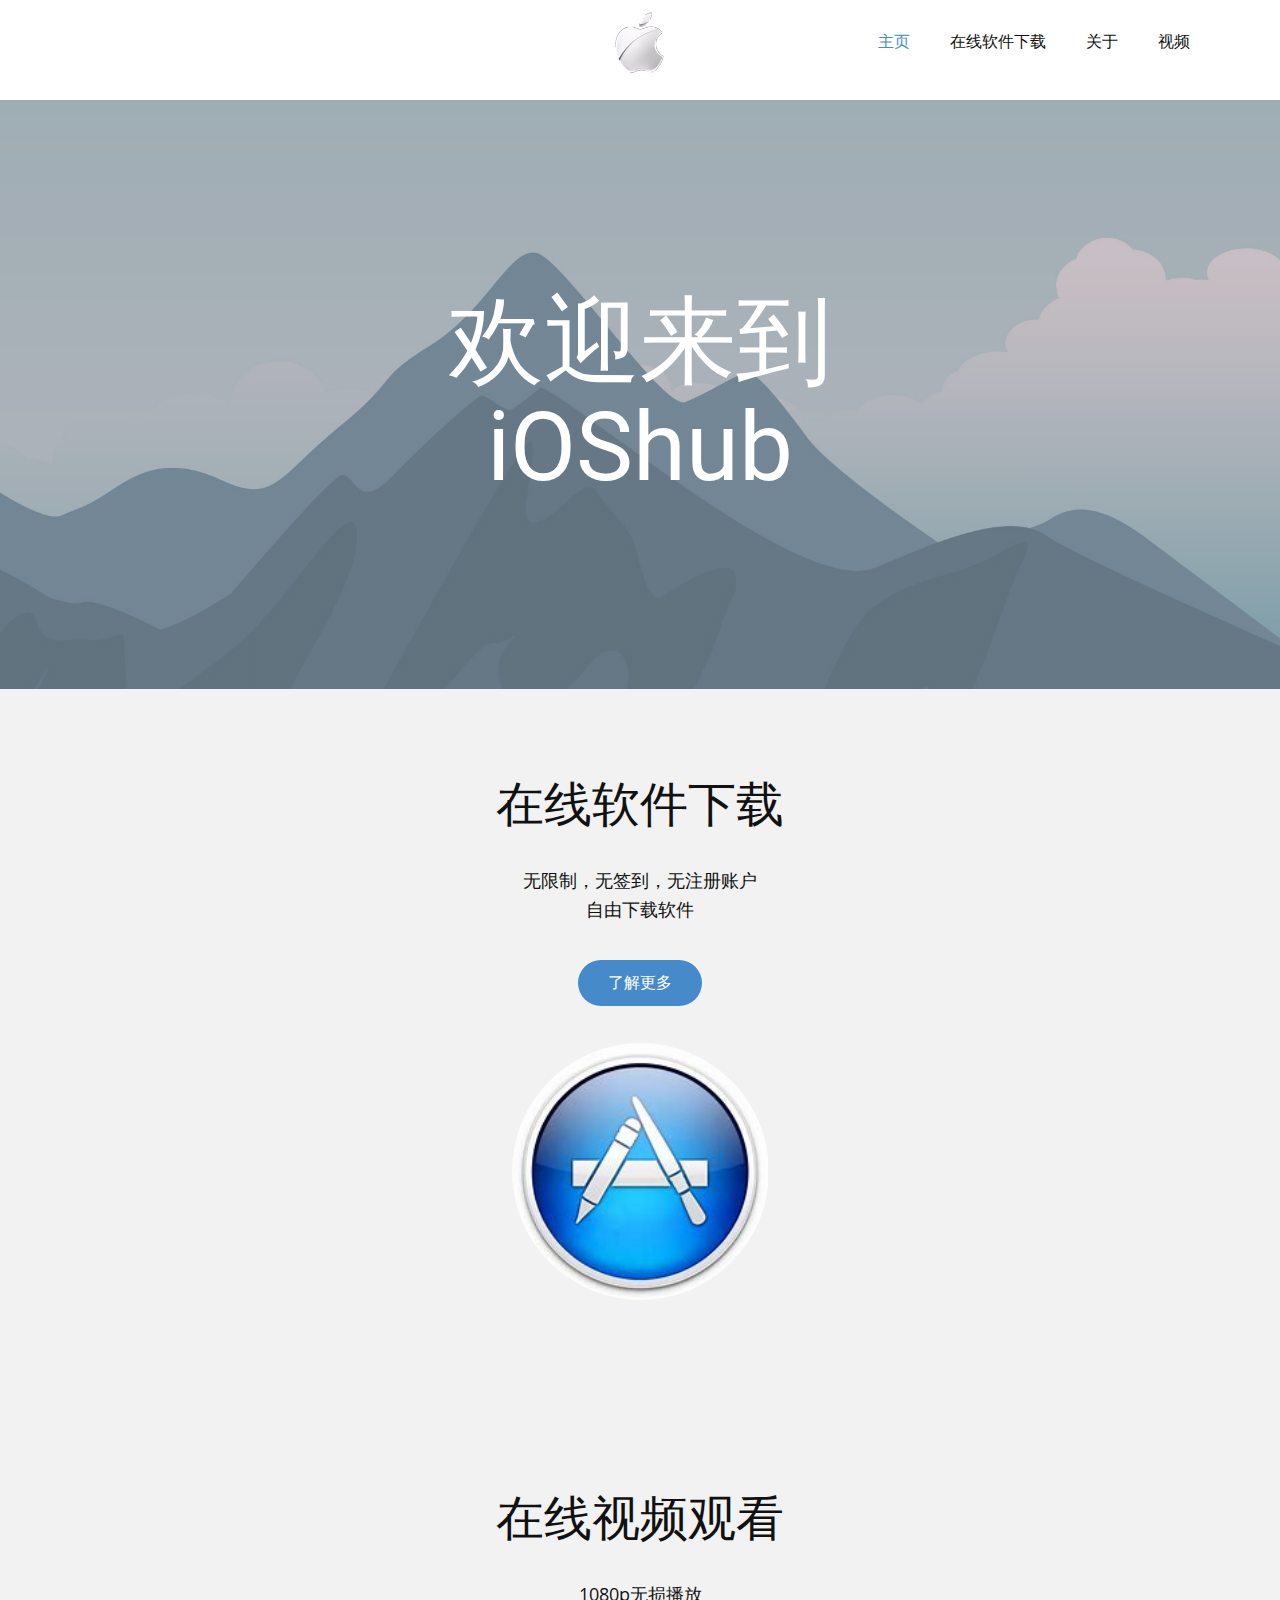
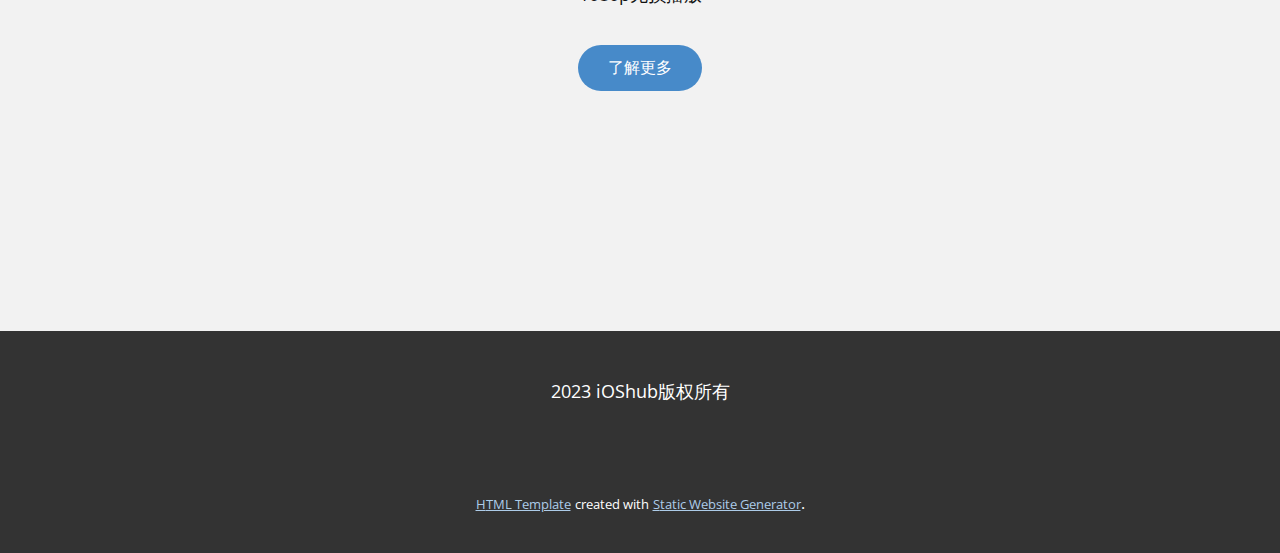
<file: index.html>
<!DOCTYPE html>
<html style="font-size: 16px;" lang="en"><head>
    <meta name="viewport" content="width=device-width, initial-scale=1.0">
    <meta charset="utf-8">
    <meta name="keywords" content="Our Projects, ​Our Latest Projects, Our Projects, ​Let’s Start a Project!">
    <meta name="description" content="">
    <title>主页</title>
    <link rel="stylesheet" href="nicepage.css" media="screen">
<link rel="stylesheet" href="主页.css" media="screen">
    <script class="u-script" type="text/javascript" src="jquery.js" defer=""></script>
    <script class="u-script" type="text/javascript" src="nicepage.js" defer=""></script>
    <meta name="generator" content="Nicepage 5.17.1, nicepage.com">
    <link id="u-theme-google-font" rel="stylesheet" href="https://fonts.googleapis.com/css?family=Roboto:100,100i,300,300i,400,400i,500,500i,700,700i,900,900i|Open+Sans:300,300i,400,400i,500,500i,600,600i,700,700i,800,800i">
    
    
    
    
    
    <script type="application/ld+json">{
		"@context": "http://schema.org",
		"@type": "Organization",
		"name": ""
}</script>
    <meta name="theme-color" content="#478ac9">
    <meta property="og:title" content="主页">
    <meta property="og:type" content="website">
  <meta data-intl-tel-input-cdn-path="intlTelInput/"></head>
  <body data-home-page="主页.html" data-home-page-title="主页" class="u-body u-xl-mode" data-lang="en"><header class="u-clearfix u-header u-header" id="sec-64bd"><div class="u-clearfix u-sheet u-sheet-1">
        <nav class="u-menu u-menu-one-level u-offcanvas u-menu-1">
          <div class="menu-collapse" style="font-size: 1rem; letter-spacing: 0px;">
            <a class="u-button-style u-custom-left-right-menu-spacing u-custom-padding-bottom u-custom-top-bottom-menu-spacing u-nav-link u-text-active-palette-1-base u-text-hover-palette-2-base" href="#">
              <svg class="u-svg-link" viewBox="0 0 24 24"><use xmlns:xlink="http://www.w3.org/1999/xlink" xlink:href="#menu-hamburger"></use></svg>
              <svg class="u-svg-content" version="1.1" id="menu-hamburger" viewBox="0 0 16 16" x="0px" y="0px" xmlns:xlink="http://www.w3.org/1999/xlink" xmlns="http://www.w3.org/2000/svg"><g><rect y="1" width="16" height="2"></rect><rect y="7" width="16" height="2"></rect><rect y="13" width="16" height="2"></rect>
</g></svg>
            </a>
          </div>
          <div class="u-custom-menu u-nav-container">
            <ul class="u-nav u-unstyled u-nav-1"><li class="u-nav-item"><a class="u-button-style u-nav-link u-text-active-palette-1-base u-text-hover-palette-2-base" href="主页.html" style="padding: 10px 20px;">主页</a>
</li><li class="u-nav-item"><a class="u-button-style u-nav-link u-text-active-palette-1-base u-text-hover-palette-2-base" href="在线软件下载.html" style="padding: 10px 20px;">在线软件下载</a>
</li><li class="u-nav-item"><a class="u-button-style u-nav-link u-text-active-palette-1-base u-text-hover-palette-2-base" href="关于.html" style="padding: 10px 20px;">关于</a>
</li><li class="u-nav-item"><a class="u-button-style u-nav-link u-text-active-palette-1-base u-text-hover-palette-2-base" href="Page-1.html" style="padding: 10px 20px;">视频</a>
</li></ul>
          </div>
          <div class="u-custom-menu u-nav-container-collapse">
            <div class="u-black u-container-style u-inner-container-layout u-opacity u-opacity-95 u-sidenav">
              <div class="u-inner-container-layout u-sidenav-overflow">
                <div class="u-menu-close"></div>
                <ul class="u-align-center u-nav u-popupmenu-items u-unstyled u-nav-2"><li class="u-nav-item"><a class="u-button-style u-nav-link" href="主页.html">主页</a>
</li><li class="u-nav-item"><a class="u-button-style u-nav-link" href="在线软件下载.html">在线软件下载</a>
</li><li class="u-nav-item"><a class="u-button-style u-nav-link" href="关于.html">关于</a>
</li><li class="u-nav-item"><a class="u-button-style u-nav-link" href="Page-1.html">视频</a>
</li></ul>
              </div>
            </div>
            <div class="u-black u-menu-overlay u-opacity u-opacity-70"></div>
          </div>
        </nav>
        <img class="u-image u-image-contain u-image-default u-preserve-proportions u-image-1" src="images/1.png" alt="" data-image-width="184" data-image-height="166">
      </div></header> 
    <section class="u-align-center u-clearfix u-container-align-center u-image u-shading u-section-1" id="sec-039a" data-image-width="2000" data-image-height="1333">
      <div class="u-clearfix u-sheet u-valign-middle-lg u-valign-middle-md u-valign-middle-sm u-valign-middle-xl u-sheet-1">
        <h1 class="u-align-center u-text u-text-default u-title u-text-1">欢迎来到<br>iOShub
        </h1>
      </div>
    </section>
    <section class="u-clearfix u-grey-5 u-section-2" id="sec-5109">
      <div class="u-clearfix u-sheet u-sheet-1">
        <div class="data-layout-selected u-clearfix u-expanded-width u-gutter-10 u-layout-wrap u-layout-wrap-1">
          <div class="u-layout" style="">
            <div class="u-layout-row" style="">
              <div class="u-container-style u-layout-cell u-left-cell u-size-60 u-size-xs-60 u-layout-cell-1" src="">
                <div class="u-container-layout u-valign-bottom-xs u-valign-middle-lg u-valign-middle-md u-valign-middle-sm u-valign-middle-xl u-container-layout-1">
                  <h2 class="u-align-center u-text u-text-default-lg u-text-default-md u-text-default-sm u-text-default-xl u-text-1">在线软件下载</h2>
                  <p class="u-align-center u-text u-text-2">无限制，无签到，无注册账户<br>自由下载软件
                  </p>
                  <a href="在线软件下载.html" class="u-btn u-btn-round u-button-style u-radius-50 u-btn-1">了解更多</a>
                  <img class="u-image u-image-circle u-image-contain u-preserve-proportions u-image-1" src="images/download.jpg" alt="" data-image-width="191" data-image-height="192">
                </div>
              </div>
            </div>
          </div>
        </div>
      </div>
    </section>
    <section class="u-clearfix u-grey-5 u-section-3" id="sec-3410">
      <div class="u-clearfix u-sheet u-valign-top-xs u-sheet-1">
        <div class="data-layout-selected u-clearfix u-expanded-width u-gutter-10 u-layout-wrap u-layout-wrap-1">
          <div class="u-layout" style="">
            <div class="u-layout-row" style="">
              <div class="u-container-style u-layout-cell u-left-cell u-size-60 u-size-xs-60 u-layout-cell-1" src="" data-animation-name="" data-animation-duration="0" data-animation-delay="0" data-animation-direction="">
                <div class="u-container-layout u-valign-bottom-xs u-valign-middle-lg u-valign-middle-md u-valign-middle-sm u-valign-middle-xl u-container-layout-1">
                  <h2 class="u-align-center u-text u-text-default u-text-1">在线视频观看</h2>
                  <p class="u-align-center u-text u-text-2">1080p无损播放</p>
                  <a href="Page-1.html" class="u-btn u-btn-round u-button-style u-radius-50 u-btn-1">了解更多</a>
                </div>
              </div>
            </div>
          </div>
        </div>
      </div>
    </section>
    
    
    
    <footer class="u-align-center u-clearfix u-footer u-grey-80 u-footer" id="sec-94ba"><div class="u-clearfix u-sheet u-valign-middle u-sheet-1">
        <p class="u-text u-text-default u-text-1">2023 iOShub版权所有</p>
      </div></footer>
    <section class="u-backlink u-clearfix u-grey-80">
      <a class="u-link" href="https://nicepage.com/html-templates" target="_blank">
        <span>HTML Template</span>
      </a>
      <p class="u-text">
        <span>created with</span>
      </p>
      <a class="u-link" href="https://nicepage.com/static-site-generator" target="_blank">
        <span>Static Website Generator</span>
      </a>. 
    </section>
  
</body></html>
</file>
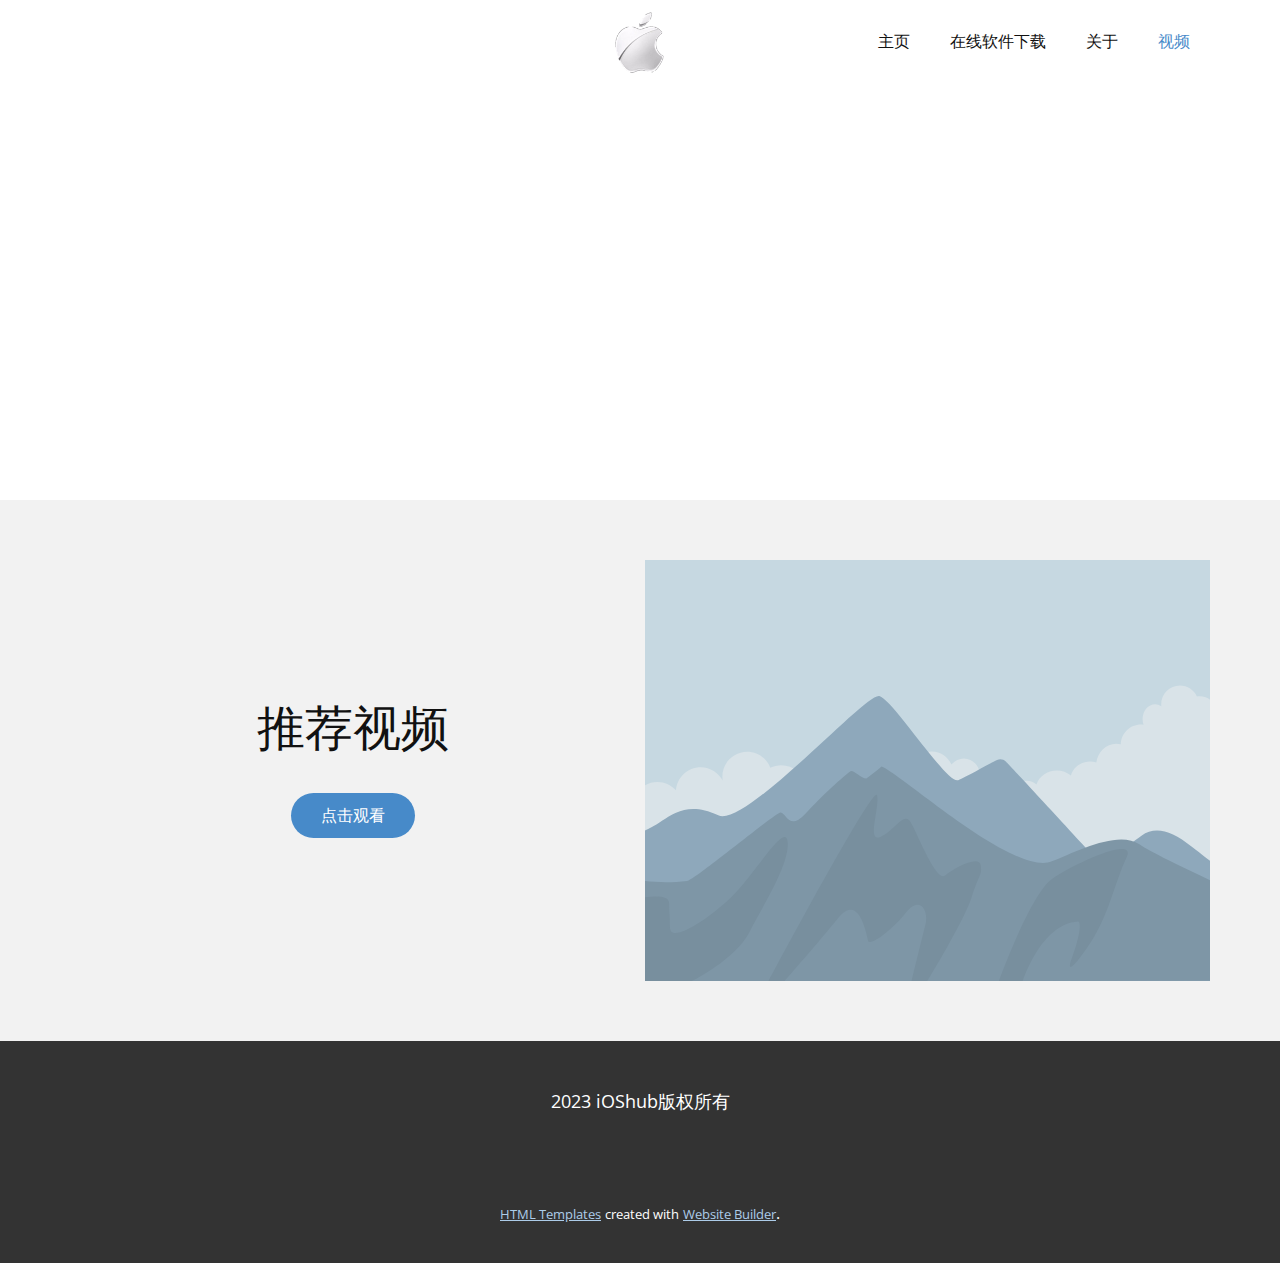
<file: Page-1.html>
<!DOCTYPE html>
<html style="font-size: 16px;" lang="en"><head>
    <meta name="viewport" content="width=device-width, initial-scale=1.0">
    <meta charset="utf-8">
    <meta name="keywords" content="推荐视频">
    <meta name="description" content="">
    <title>Page 1</title>
    <link rel="stylesheet" href="nicepage.css" media="screen">
<link rel="stylesheet" href="Page-1.css" media="screen">
    <script class="u-script" type="text/javascript" src="jquery.js" defer=""></script>
    <script class="u-script" type="text/javascript" src="nicepage.js" defer=""></script>
    <meta name="generator" content="Nicepage 5.17.1, nicepage.com">
    <link id="u-theme-google-font" rel="stylesheet" href="https://fonts.googleapis.com/css?family=Roboto:100,100i,300,300i,400,400i,500,500i,700,700i,900,900i|Open+Sans:300,300i,400,400i,500,500i,600,600i,700,700i,800,800i">
    
    
    
    
    <script type="application/ld+json">{
		"@context": "http://schema.org",
		"@type": "Organization",
		"name": ""
}</script>
    <meta name="theme-color" content="#478ac9">
    <meta property="og:title" content="Page 1">
    <meta property="og:type" content="website">
  <meta data-intl-tel-input-cdn-path="intlTelInput/"></head>
  <body class="u-body u-xl-mode" data-lang="en"><header class="u-clearfix u-header u-header" id="sec-64bd"><div class="u-clearfix u-sheet u-sheet-1">
        <nav class="u-menu u-menu-one-level u-offcanvas u-menu-1">
          <div class="menu-collapse" style="font-size: 1rem; letter-spacing: 0px;">
            <a class="u-button-style u-custom-left-right-menu-spacing u-custom-padding-bottom u-custom-top-bottom-menu-spacing u-nav-link u-text-active-palette-1-base u-text-hover-palette-2-base" href="#">
              <svg class="u-svg-link" viewBox="0 0 24 24"><use xmlns:xlink="http://www.w3.org/1999/xlink" xlink:href="#menu-hamburger"></use></svg>
              <svg class="u-svg-content" version="1.1" id="menu-hamburger" viewBox="0 0 16 16" x="0px" y="0px" xmlns:xlink="http://www.w3.org/1999/xlink" xmlns="http://www.w3.org/2000/svg"><g><rect y="1" width="16" height="2"></rect><rect y="7" width="16" height="2"></rect><rect y="13" width="16" height="2"></rect>
</g></svg>
            </a>
          </div>
          <div class="u-custom-menu u-nav-container">
            <ul class="u-nav u-unstyled u-nav-1"><li class="u-nav-item"><a class="u-button-style u-nav-link u-text-active-palette-1-base u-text-hover-palette-2-base" href="主页.html" style="padding: 10px 20px;">主页</a>
</li><li class="u-nav-item"><a class="u-button-style u-nav-link u-text-active-palette-1-base u-text-hover-palette-2-base" href="在线软件下载.html" style="padding: 10px 20px;">在线软件下载</a>
</li><li class="u-nav-item"><a class="u-button-style u-nav-link u-text-active-palette-1-base u-text-hover-palette-2-base" href="关于.html" style="padding: 10px 20px;">关于</a>
</li><li class="u-nav-item"><a class="u-button-style u-nav-link u-text-active-palette-1-base u-text-hover-palette-2-base" href="Page-1.html" style="padding: 10px 20px;">视频</a>
</li></ul>
          </div>
          <div class="u-custom-menu u-nav-container-collapse">
            <div class="u-black u-container-style u-inner-container-layout u-opacity u-opacity-95 u-sidenav">
              <div class="u-inner-container-layout u-sidenav-overflow">
                <div class="u-menu-close"></div>
                <ul class="u-align-center u-nav u-popupmenu-items u-unstyled u-nav-2"><li class="u-nav-item"><a class="u-button-style u-nav-link" href="主页.html">主页</a>
</li><li class="u-nav-item"><a class="u-button-style u-nav-link" href="在线软件下载.html">在线软件下载</a>
</li><li class="u-nav-item"><a class="u-button-style u-nav-link" href="关于.html">关于</a>
</li><li class="u-nav-item"><a class="u-button-style u-nav-link" href="Page-1.html">视频</a>
</li></ul>
              </div>
            </div>
            <div class="u-black u-menu-overlay u-opacity u-opacity-70"></div>
          </div>
        </nav>
        <img class="u-image u-image-contain u-image-default u-preserve-proportions u-image-1" src="images/1.png" alt="" data-image-width="184" data-image-height="166">
      </div></header>
    <section class="u-clearfix u-section-1" id="sec-7ca7">
      <div class="u-clearfix u-sheet u-sheet-1"></div>
    </section>
    <section class="u-clearfix u-grey-5 u-section-2" id="sec-1c56">
      <div class="u-clearfix u-sheet u-valign-middle-xs u-sheet-1">
        <div class="data-layout-selected u-clearfix u-expanded-width u-gutter-10 u-layout-wrap u-layout-wrap-1">
          <div class="u-layout" style="">
            <div class="u-layout-row" style="">
              <div class="u-container-style u-layout-cell u-left-cell u-size-30 u-size-xs-60 u-layout-cell-1" src="">
                <div class="u-container-layout u-valign-middle-lg u-valign-middle-md u-valign-middle-sm u-valign-middle-xl u-valign-top-xs u-container-layout-1">
                  <h2 class="u-align-center u-text u-text-default u-text-1">推荐视频</h2>
                  <a href="https://cn-gdfs-ct-01-01.bilivideo.com/upgcxcode/57/15/1265841557/1265841557-1-192.mp4?e=ig8euxZM2rNcNbN17bdVhwdlhbRjhwdVhoNvNC8BqJIzNbfq9rVEuxTEnE8L5F6VnEsSTx0vkX8fqJeYTj_lta53NCM=&amp;uipk=5&amp;nbs=1&amp;deadline=1694801851&amp;gen=playurlv2&amp;os=bcache&amp;oi=1921313500&amp;trid=0000b347b5e41d264690b94050e65e2bea5fT&amp;mid=3493297548953879&amp;platform=html5&amp;upsig=6a9fe1a9b43ef6bcee3c5866e2d8d085&amp;uparams=e,uipk,nbs,deadline,gen,os,oi,trid,mid,platform&amp;cdnid=60901&amp;bvc=vod&amp;nettype=0&amp;bw=216785&amp;orderid=0,1&amp;buvid=&amp;build=0&amp;mobi_app=&amp;f=T_0_0&amp;logo=80000000" class="u-btn u-btn-round u-button-style u-radius-50 u-btn-1">点击观看</a>
                </div>
              </div>
              <div class="u-align-center u-container-style u-image u-layout-cell u-right-cell u-size-30 u-size-xs-60 u-image-1" src="" data-image-width="1080" data-image-height="1080">
                <div class="u-container-layout u-valign-middle u-container-layout-2" src=""></div>
              </div>
            </div>
          </div>
        </div>
      </div>
    </section>
    
    
    
    <footer class="u-align-center u-clearfix u-footer u-grey-80 u-footer" id="sec-94ba"><div class="u-clearfix u-sheet u-valign-middle u-sheet-1">
        <p class="u-text u-text-default u-text-1">2023 iOShub版权所有</p>
      </div></footer>
    <section class="u-backlink u-clearfix u-grey-80">
      <a class="u-link" href="https://nicepage.com/html-templates" target="_blank">
        <span>HTML Templates</span>
      </a>
      <p class="u-text">
        <span>created with</span>
      </p>
      <a class="u-link" href="https://nicepage.cc" target="_blank">
        <span>Website Builder</span>
      </a>. 
    </section>
  
</body></html>
</file>
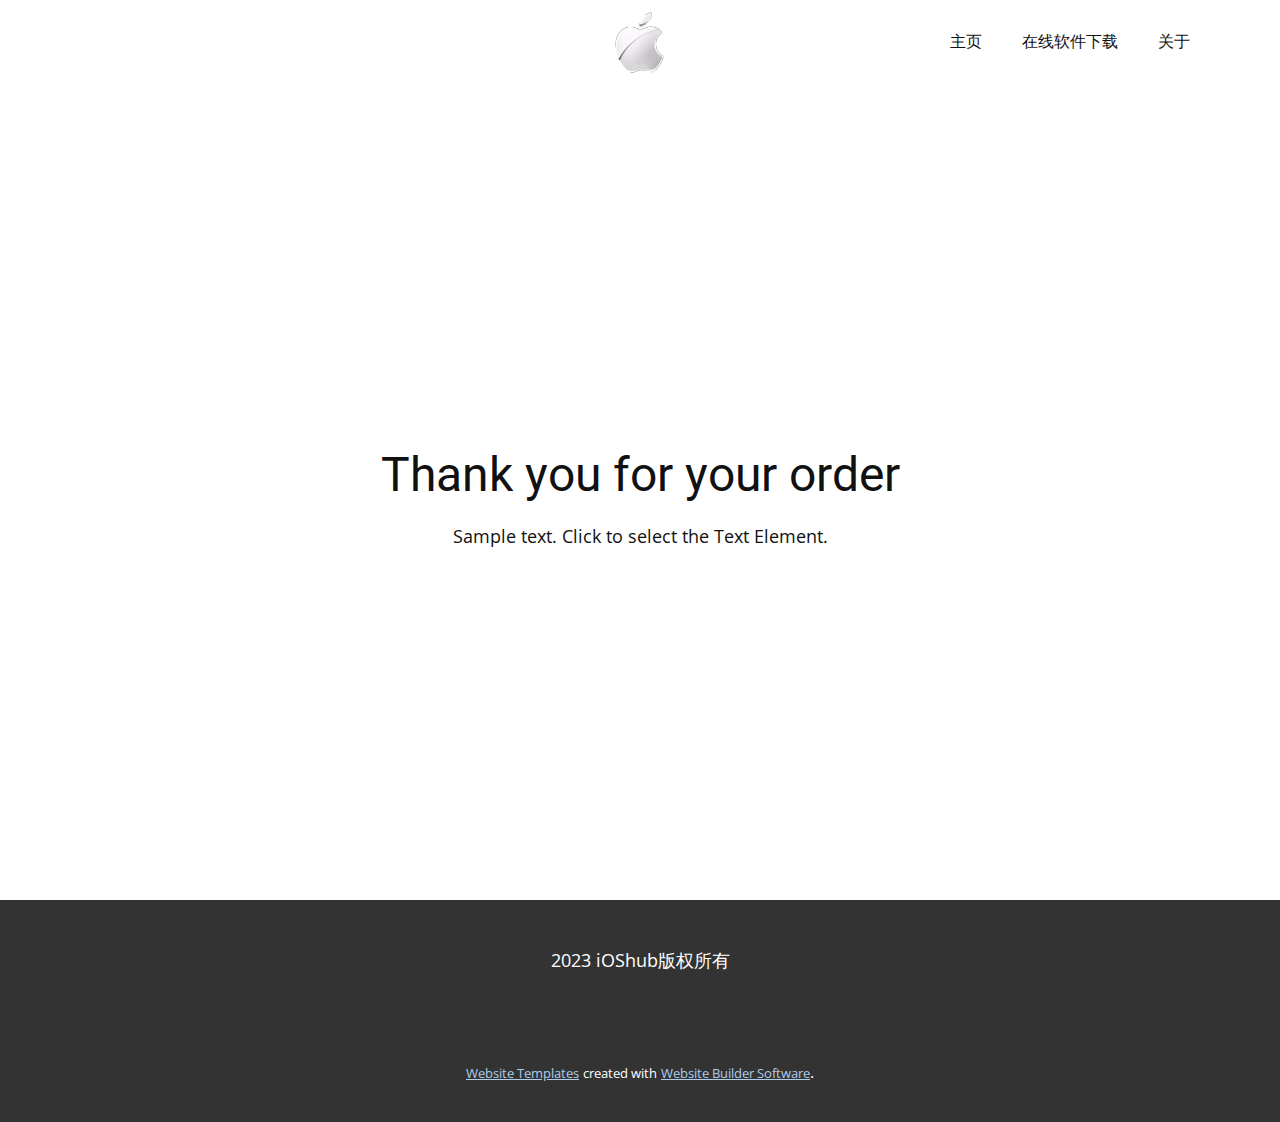
<file: thank-you-page.html>
<!DOCTYPE html>
<html style="font-size: 16px;" lang="en"><head>
    <meta name="viewport" content="width=device-width, initial-scale=1.0">
    <meta charset="utf-8">
    <meta name="keywords" content="Thank you for your order">
    <meta name="description" content="">
    <title>Thank You Page Template</title>
    <link rel="stylesheet" href="nicepage.css" media="screen">
<link rel="stylesheet" href="Thank-You-Page-Template.css" media="screen">
    <script class="u-script" type="text/javascript" src="jquery.js" defer=""></script>
    <script class="u-script" type="text/javascript" src="nicepage.js" defer=""></script>
    <meta name="generator" content="Nicepage 5.17.1, nicepage.com">
    <link id="u-theme-google-font" rel="stylesheet" href="https://fonts.googleapis.com/css?family=Roboto:100,100i,300,300i,400,400i,500,500i,700,700i,900,900i|Open+Sans:300,300i,400,400i,500,500i,600,600i,700,700i,800,800i">
    
    
    
    <script type="application/ld+json">{
		"@context": "http://schema.org",
		"@type": "Organization",
		"name": ""
}</script>
    <meta name="theme-color" content="#478ac9">
    <meta property="og:title" content="Thank You Page Template">
    <meta property="og:type" content="website">
  <meta data-intl-tel-input-cdn-path="intlTelInput/"></head>
  <body class="u-body u-xl-mode" data-lang="en"><header class="u-clearfix u-header u-header" id="sec-64bd"><div class="u-clearfix u-sheet u-sheet-1">
        <nav class="u-menu u-menu-one-level u-offcanvas u-menu-1">
          <div class="menu-collapse" style="font-size: 1rem; letter-spacing: 0px;">
            <a class="u-button-style u-custom-left-right-menu-spacing u-custom-padding-bottom u-custom-top-bottom-menu-spacing u-nav-link u-text-active-palette-1-base u-text-hover-palette-2-base" href="#">
              <svg class="u-svg-link" viewBox="0 0 24 24"><use xmlns:xlink="http://www.w3.org/1999/xlink" xlink:href="#menu-hamburger"></use></svg>
              <svg class="u-svg-content" version="1.1" id="menu-hamburger" viewBox="0 0 16 16" x="0px" y="0px" xmlns:xlink="http://www.w3.org/1999/xlink" xmlns="http://www.w3.org/2000/svg"><g><rect y="1" width="16" height="2"></rect><rect y="7" width="16" height="2"></rect><rect y="13" width="16" height="2"></rect>
</g></svg>
            </a>
          </div>
          <div class="u-custom-menu u-nav-container">
            <ul class="u-nav u-unstyled u-nav-1"><li class="u-nav-item"><a class="u-button-style u-nav-link u-text-active-palette-1-base u-text-hover-palette-2-base" href="主页.html" style="padding: 10px 20px;">主页</a>
</li><li class="u-nav-item"><a class="u-button-style u-nav-link u-text-active-palette-1-base u-text-hover-palette-2-base" href="在线软件下载.html" style="padding: 10px 20px;">在线软件下载</a>
</li><li class="u-nav-item"><a class="u-button-style u-nav-link u-text-active-palette-1-base u-text-hover-palette-2-base" href="关于.html" style="padding: 10px 20px;">关于</a>
</li></ul>
          </div>
          <div class="u-custom-menu u-nav-container-collapse">
            <div class="u-black u-container-style u-inner-container-layout u-opacity u-opacity-95 u-sidenav">
              <div class="u-inner-container-layout u-sidenav-overflow">
                <div class="u-menu-close"></div>
                <ul class="u-align-center u-nav u-popupmenu-items u-unstyled u-nav-2"><li class="u-nav-item"><a class="u-button-style u-nav-link" href="主页.html">主页</a>
</li><li class="u-nav-item"><a class="u-button-style u-nav-link" href="在线软件下载.html">在线软件下载</a>
</li><li class="u-nav-item"><a class="u-button-style u-nav-link" href="关于.html">关于</a>
</li></ul>
              </div>
            </div>
            <div class="u-black u-menu-overlay u-opacity u-opacity-70"></div>
          </div>
        </nav>
        <img class="u-image u-image-contain u-image-default u-preserve-proportions u-image-1" src="images/1.png" alt="" data-image-width="184" data-image-height="166">
      </div></header>
    <section class="u-align-center u-clearfix u-container-align-center u-section-1" id="sec-a252">
      <div class="u-clearfix u-sheet u-valign-middle u-sheet-1">
        <h2 class="u-align-center u-text u-text-default u-text-1"> Thank you for your order</h2>
        <p class="u-align-center u-text u-text-default u-text-2">Sample text. Click to select the Text Element.</p>
      </div>
    </section>
    
    
    
    <footer class="u-align-center u-clearfix u-footer u-grey-80 u-footer" id="sec-94ba"><div class="u-clearfix u-sheet u-valign-middle u-sheet-1">
        <p class="u-text u-text-default u-text-1">2023 iOShub版权所有</p>
      </div></footer>
    <section class="u-backlink u-clearfix u-grey-80">
      <a class="u-link" href="https://nicepage.com/website-templates" target="_blank">
        <span>Website Templates</span>
      </a>
      <p class="u-text">
        <span>created with</span>
      </p>
      <a class="u-link" href="" target="_blank">
        <span>Website Builder Software</span>
      </a>. 
    </section>
  
</body></html>
</file>
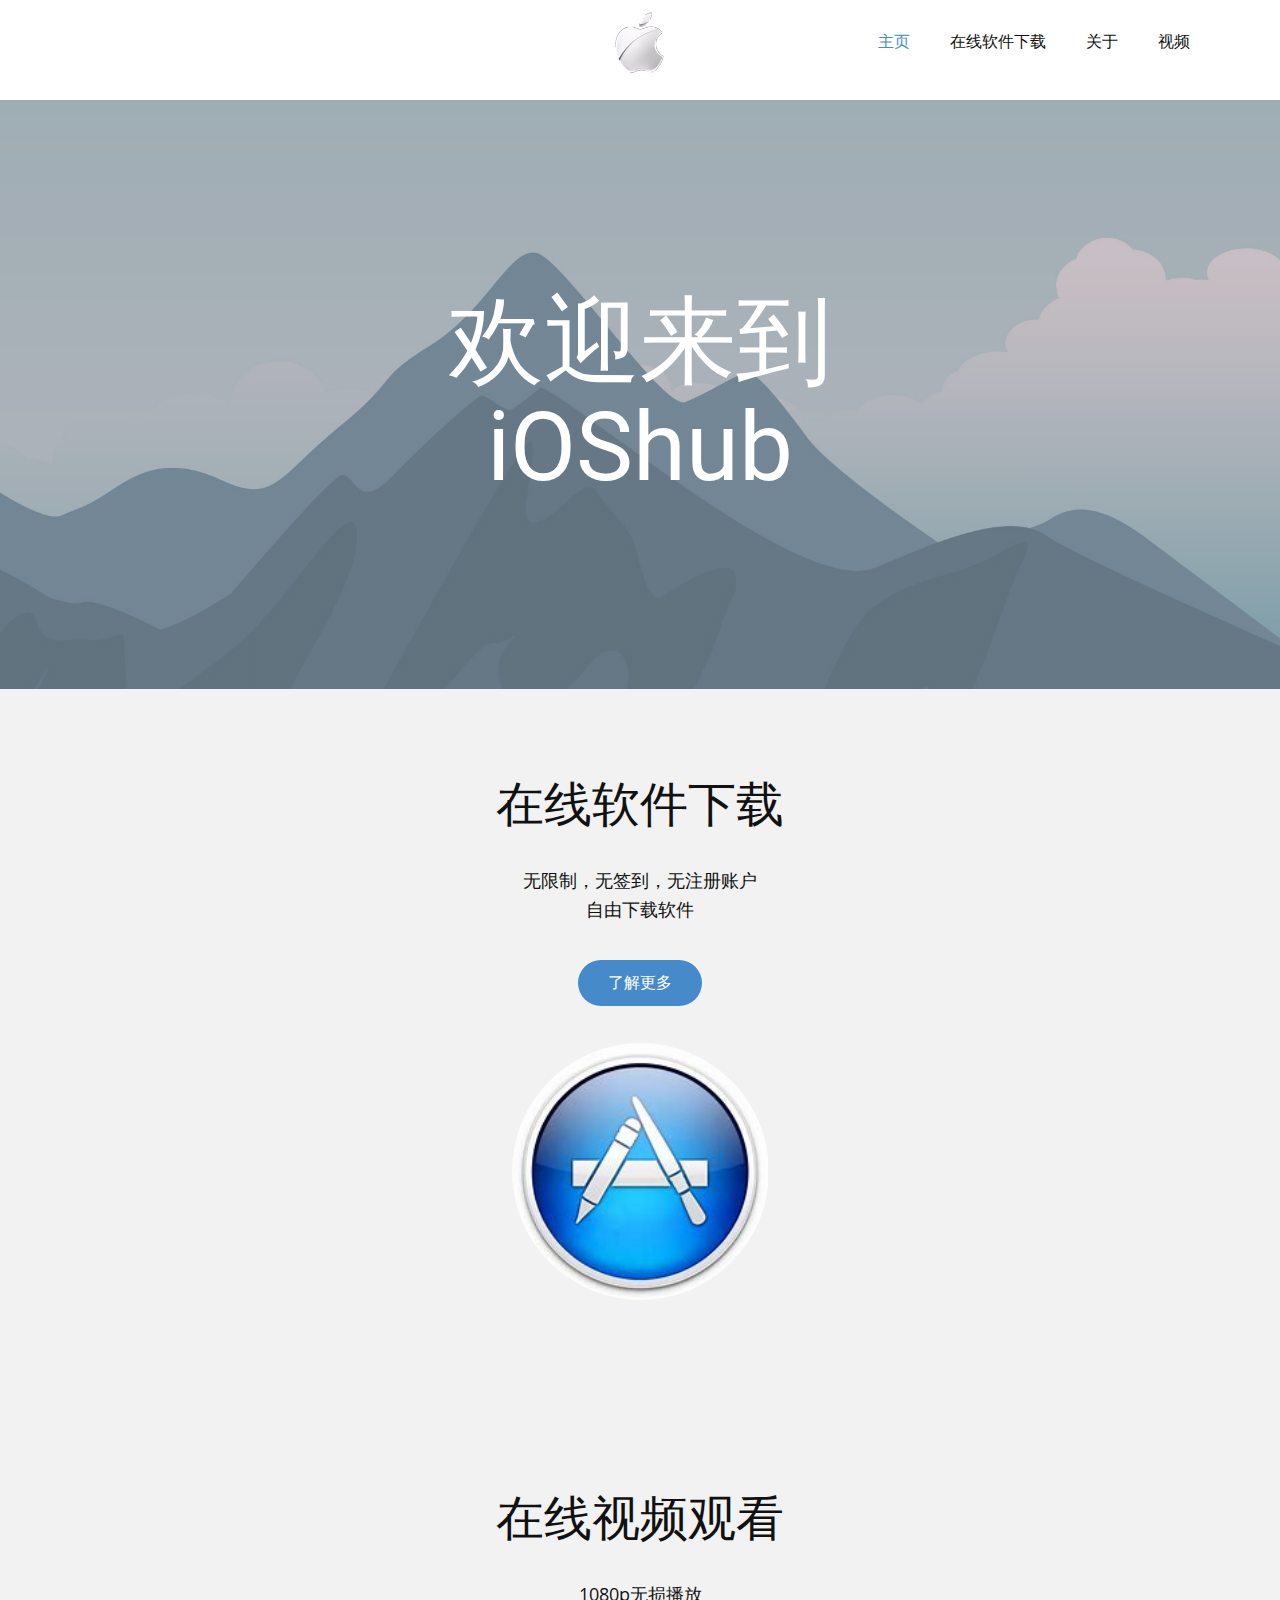
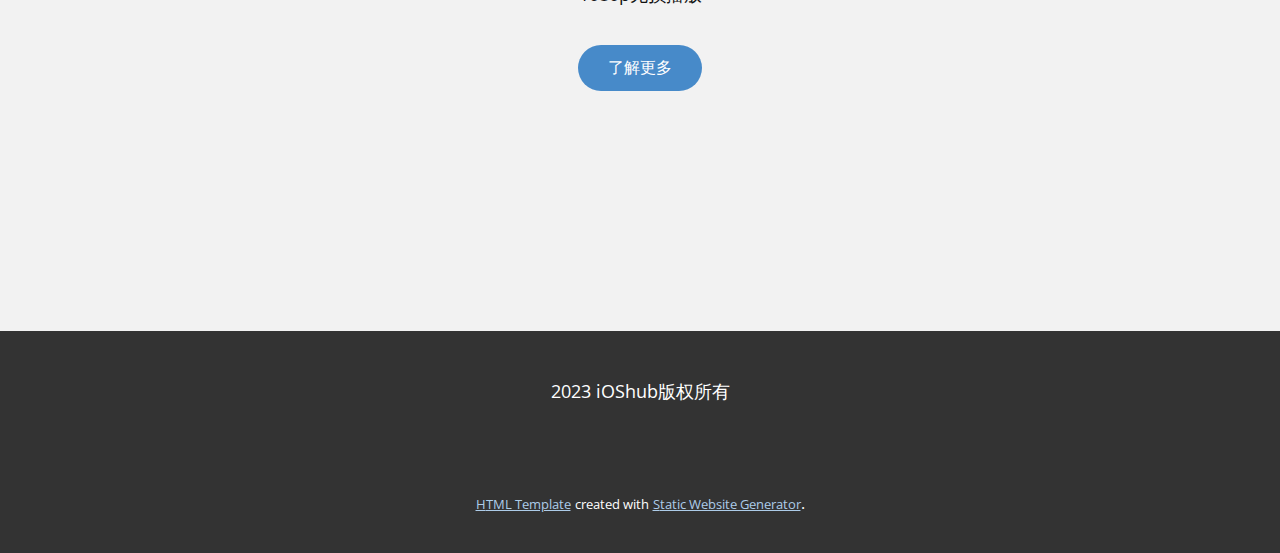
<file: 主页.html>
<!DOCTYPE html>
<html style="font-size: 16px;" lang="en"><head>
    <meta name="viewport" content="width=device-width, initial-scale=1.0">
    <meta charset="utf-8">
    <meta name="keywords" content="Our Projects, ​Our Latest Projects, Our Projects, ​Let’s Start a Project!">
    <meta name="description" content="">
    <title>主页</title>
    <link rel="stylesheet" href="nicepage.css" media="screen">
<link rel="stylesheet" href="主页.css" media="screen">
    <script class="u-script" type="text/javascript" src="jquery.js" defer=""></script>
    <script class="u-script" type="text/javascript" src="nicepage.js" defer=""></script>
    <meta name="generator" content="Nicepage 5.17.1, nicepage.com">
    <link id="u-theme-google-font" rel="stylesheet" href="https://fonts.googleapis.com/css?family=Roboto:100,100i,300,300i,400,400i,500,500i,700,700i,900,900i|Open+Sans:300,300i,400,400i,500,500i,600,600i,700,700i,800,800i">
    
    
    
    
    
    <script type="application/ld+json">{
		"@context": "http://schema.org",
		"@type": "Organization",
		"name": ""
}</script>
    <meta name="theme-color" content="#478ac9">
    <meta property="og:title" content="主页">
    <meta property="og:type" content="website">
  <meta data-intl-tel-input-cdn-path="intlTelInput/"></head>
  <body class="u-body u-xl-mode" data-lang="en"><header class="u-clearfix u-header u-header" id="sec-64bd"><div class="u-clearfix u-sheet u-sheet-1">
        <nav class="u-menu u-menu-one-level u-offcanvas u-menu-1">
          <div class="menu-collapse" style="font-size: 1rem; letter-spacing: 0px;">
            <a class="u-button-style u-custom-left-right-menu-spacing u-custom-padding-bottom u-custom-top-bottom-menu-spacing u-nav-link u-text-active-palette-1-base u-text-hover-palette-2-base" href="#">
              <svg class="u-svg-link" viewBox="0 0 24 24"><use xmlns:xlink="http://www.w3.org/1999/xlink" xlink:href="#menu-hamburger"></use></svg>
              <svg class="u-svg-content" version="1.1" id="menu-hamburger" viewBox="0 0 16 16" x="0px" y="0px" xmlns:xlink="http://www.w3.org/1999/xlink" xmlns="http://www.w3.org/2000/svg"><g><rect y="1" width="16" height="2"></rect><rect y="7" width="16" height="2"></rect><rect y="13" width="16" height="2"></rect>
</g></svg>
            </a>
          </div>
          <div class="u-custom-menu u-nav-container">
            <ul class="u-nav u-unstyled u-nav-1"><li class="u-nav-item"><a class="u-button-style u-nav-link u-text-active-palette-1-base u-text-hover-palette-2-base" href="主页.html" style="padding: 10px 20px;">主页</a>
</li><li class="u-nav-item"><a class="u-button-style u-nav-link u-text-active-palette-1-base u-text-hover-palette-2-base" href="在线软件下载.html" style="padding: 10px 20px;">在线软件下载</a>
</li><li class="u-nav-item"><a class="u-button-style u-nav-link u-text-active-palette-1-base u-text-hover-palette-2-base" href="关于.html" style="padding: 10px 20px;">关于</a>
</li><li class="u-nav-item"><a class="u-button-style u-nav-link u-text-active-palette-1-base u-text-hover-palette-2-base" href="Page-1.html" style="padding: 10px 20px;">视频</a>
</li></ul>
          </div>
          <div class="u-custom-menu u-nav-container-collapse">
            <div class="u-black u-container-style u-inner-container-layout u-opacity u-opacity-95 u-sidenav">
              <div class="u-inner-container-layout u-sidenav-overflow">
                <div class="u-menu-close"></div>
                <ul class="u-align-center u-nav u-popupmenu-items u-unstyled u-nav-2"><li class="u-nav-item"><a class="u-button-style u-nav-link" href="主页.html">主页</a>
</li><li class="u-nav-item"><a class="u-button-style u-nav-link" href="在线软件下载.html">在线软件下载</a>
</li><li class="u-nav-item"><a class="u-button-style u-nav-link" href="关于.html">关于</a>
</li><li class="u-nav-item"><a class="u-button-style u-nav-link" href="Page-1.html">视频</a>
</li></ul>
              </div>
            </div>
            <div class="u-black u-menu-overlay u-opacity u-opacity-70"></div>
          </div>
        </nav>
        <img class="u-image u-image-contain u-image-default u-preserve-proportions u-image-1" src="images/1.png" alt="" data-image-width="184" data-image-height="166">
      </div></header> 
    <section class="u-align-center u-clearfix u-container-align-center u-image u-shading u-section-1" id="sec-039a" data-image-width="2000" data-image-height="1333">
      <div class="u-clearfix u-sheet u-valign-middle-lg u-valign-middle-md u-valign-middle-sm u-valign-middle-xl u-sheet-1">
        <h1 class="u-align-center u-text u-text-default u-title u-text-1">欢迎来到<br>iOShub
        </h1>
      </div>
    </section>
    <section class="u-clearfix u-grey-5 u-section-2" id="sec-5109">
      <div class="u-clearfix u-sheet u-sheet-1">
        <div class="data-layout-selected u-clearfix u-expanded-width u-gutter-10 u-layout-wrap u-layout-wrap-1">
          <div class="u-layout" style="">
            <div class="u-layout-row" style="">
              <div class="u-container-style u-layout-cell u-left-cell u-size-60 u-size-xs-60 u-layout-cell-1" src="">
                <div class="u-container-layout u-valign-bottom-xs u-valign-middle-lg u-valign-middle-md u-valign-middle-sm u-valign-middle-xl u-container-layout-1">
                  <h2 class="u-align-center u-text u-text-default-lg u-text-default-md u-text-default-sm u-text-default-xl u-text-1">在线软件下载</h2>
                  <p class="u-align-center u-text u-text-2">无限制，无签到，无注册账户<br>自由下载软件
                  </p>
                  <a href="在线软件下载.html" class="u-btn u-btn-round u-button-style u-radius-50 u-btn-1">了解更多</a>
                  <img class="u-image u-image-circle u-image-contain u-preserve-proportions u-image-1" src="images/download.jpg" alt="" data-image-width="191" data-image-height="192">
                </div>
              </div>
            </div>
          </div>
        </div>
      </div>
    </section>
    <section class="u-clearfix u-grey-5 u-section-3" id="sec-3410">
      <div class="u-clearfix u-sheet u-valign-top-xs u-sheet-1">
        <div class="data-layout-selected u-clearfix u-expanded-width u-gutter-10 u-layout-wrap u-layout-wrap-1">
          <div class="u-layout" style="">
            <div class="u-layout-row" style="">
              <div class="u-container-style u-layout-cell u-left-cell u-size-60 u-size-xs-60 u-layout-cell-1" src="" data-animation-name="" data-animation-duration="0" data-animation-delay="0" data-animation-direction="">
                <div class="u-container-layout u-valign-bottom-xs u-valign-middle-lg u-valign-middle-md u-valign-middle-sm u-valign-middle-xl u-container-layout-1">
                  <h2 class="u-align-center u-text u-text-default u-text-1">在线视频观看</h2>
                  <p class="u-align-center u-text u-text-2">1080p无损播放</p>
                  <a href="Page-1.html" class="u-btn u-btn-round u-button-style u-radius-50 u-btn-1">了解更多</a>
                </div>
              </div>
            </div>
          </div>
        </div>
      </div>
    </section>
    
    
    
    <footer class="u-align-center u-clearfix u-footer u-grey-80 u-footer" id="sec-94ba"><div class="u-clearfix u-sheet u-valign-middle u-sheet-1">
        <p class="u-text u-text-default u-text-1">2023 iOShub版权所有</p>
      </div></footer>
    <section class="u-backlink u-clearfix u-grey-80">
      <a class="u-link" href="https://nicepage.com/html-templates" target="_blank">
        <span>HTML Template</span>
      </a>
      <p class="u-text">
        <span>created with</span>
      </p>
      <a class="u-link" href="https://nicepage.com/static-site-generator" target="_blank">
        <span>Static Website Generator</span>
      </a>. 
    </section>
  
</body></html>
</file>
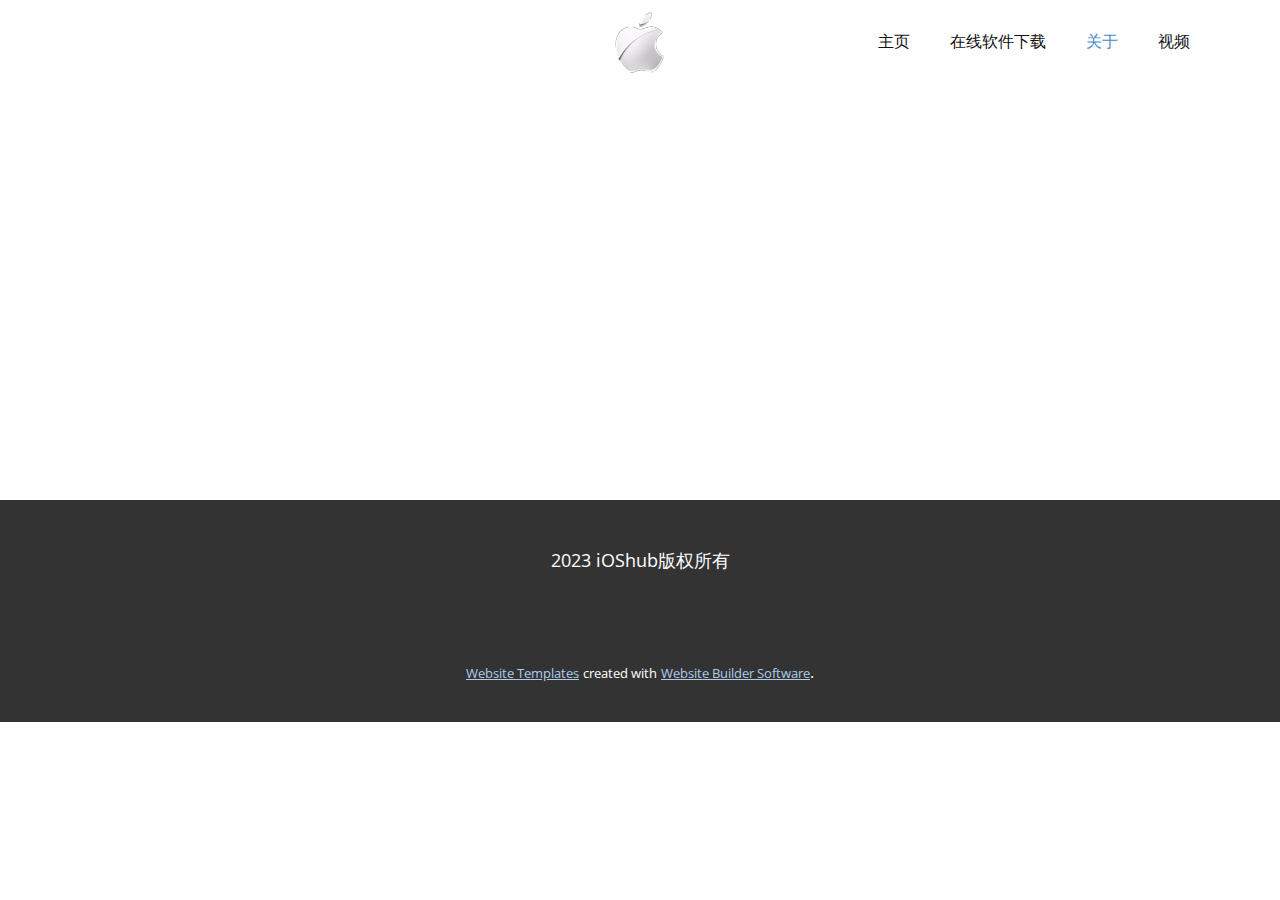
<file: 关于.html>
<!DOCTYPE html>
<html style="font-size: 16px;" lang="en"><head>
    <meta name="viewport" content="width=device-width, initial-scale=1.0">
    <meta charset="utf-8">
    <meta name="keywords" content="">
    <meta name="description" content="">
    <title>关于</title>
    <link rel="stylesheet" href="nicepage.css" media="screen">
<link rel="stylesheet" href="关于.css" media="screen">
    <script class="u-script" type="text/javascript" src="jquery.js" defer=""></script>
    <script class="u-script" type="text/javascript" src="nicepage.js" defer=""></script>
    <meta name="generator" content="Nicepage 5.17.1, nicepage.com">
    <link id="u-theme-google-font" rel="stylesheet" href="https://fonts.googleapis.com/css?family=Roboto:100,100i,300,300i,400,400i,500,500i,700,700i,900,900i|Open+Sans:300,300i,400,400i,500,500i,600,600i,700,700i,800,800i">
    
    
    
    <script type="application/ld+json">{
		"@context": "http://schema.org",
		"@type": "Organization",
		"name": ""
}</script>
    <meta name="theme-color" content="#478ac9">
    <meta property="og:title" content="关于">
    <meta property="og:type" content="website">
  <meta data-intl-tel-input-cdn-path="intlTelInput/"></head>
  <body class="u-body u-xl-mode" data-lang="en"><header class="u-clearfix u-header u-header" id="sec-64bd"><div class="u-clearfix u-sheet u-sheet-1">
        <nav class="u-menu u-menu-one-level u-offcanvas u-menu-1">
          <div class="menu-collapse" style="font-size: 1rem; letter-spacing: 0px;">
            <a class="u-button-style u-custom-left-right-menu-spacing u-custom-padding-bottom u-custom-top-bottom-menu-spacing u-nav-link u-text-active-palette-1-base u-text-hover-palette-2-base" href="#">
              <svg class="u-svg-link" viewBox="0 0 24 24"><use xmlns:xlink="http://www.w3.org/1999/xlink" xlink:href="#menu-hamburger"></use></svg>
              <svg class="u-svg-content" version="1.1" id="menu-hamburger" viewBox="0 0 16 16" x="0px" y="0px" xmlns:xlink="http://www.w3.org/1999/xlink" xmlns="http://www.w3.org/2000/svg"><g><rect y="1" width="16" height="2"></rect><rect y="7" width="16" height="2"></rect><rect y="13" width="16" height="2"></rect>
</g></svg>
            </a>
          </div>
          <div class="u-custom-menu u-nav-container">
            <ul class="u-nav u-unstyled u-nav-1"><li class="u-nav-item"><a class="u-button-style u-nav-link u-text-active-palette-1-base u-text-hover-palette-2-base" href="主页.html" style="padding: 10px 20px;">主页</a>
</li><li class="u-nav-item"><a class="u-button-style u-nav-link u-text-active-palette-1-base u-text-hover-palette-2-base" href="在线软件下载.html" style="padding: 10px 20px;">在线软件下载</a>
</li><li class="u-nav-item"><a class="u-button-style u-nav-link u-text-active-palette-1-base u-text-hover-palette-2-base" href="关于.html" style="padding: 10px 20px;">关于</a>
</li><li class="u-nav-item"><a class="u-button-style u-nav-link u-text-active-palette-1-base u-text-hover-palette-2-base" href="Page-1.html" style="padding: 10px 20px;">视频</a>
</li></ul>
          </div>
          <div class="u-custom-menu u-nav-container-collapse">
            <div class="u-black u-container-style u-inner-container-layout u-opacity u-opacity-95 u-sidenav">
              <div class="u-inner-container-layout u-sidenav-overflow">
                <div class="u-menu-close"></div>
                <ul class="u-align-center u-nav u-popupmenu-items u-unstyled u-nav-2"><li class="u-nav-item"><a class="u-button-style u-nav-link" href="主页.html">主页</a>
</li><li class="u-nav-item"><a class="u-button-style u-nav-link" href="在线软件下载.html">在线软件下载</a>
</li><li class="u-nav-item"><a class="u-button-style u-nav-link" href="关于.html">关于</a>
</li><li class="u-nav-item"><a class="u-button-style u-nav-link" href="Page-1.html">视频</a>
</li></ul>
              </div>
            </div>
            <div class="u-black u-menu-overlay u-opacity u-opacity-70"></div>
          </div>
        </nav>
        <img class="u-image u-image-contain u-image-default u-preserve-proportions u-image-1" src="images/1.png" alt="" data-image-width="184" data-image-height="166">
      </div></header>
    <section class="u-clearfix u-section-1" id="sec-81ee">
      <div class="u-clearfix u-sheet u-sheet-1"></div>
    </section>
    
    
    
    <footer class="u-align-center u-clearfix u-footer u-grey-80 u-footer" id="sec-94ba"><div class="u-clearfix u-sheet u-valign-middle u-sheet-1">
        <p class="u-text u-text-default u-text-1">2023 iOShub版权所有</p>
      </div></footer>
    <section class="u-backlink u-clearfix u-grey-80">
      <a class="u-link" href="https://nicepage.com/website-templates" target="_blank">
        <span>Website Templates</span>
      </a>
      <p class="u-text">
        <span>created with</span>
      </p>
      <a class="u-link" href="" target="_blank">
        <span>Website Builder Software</span>
      </a>. 
    </section>
  
</body></html>
</file>
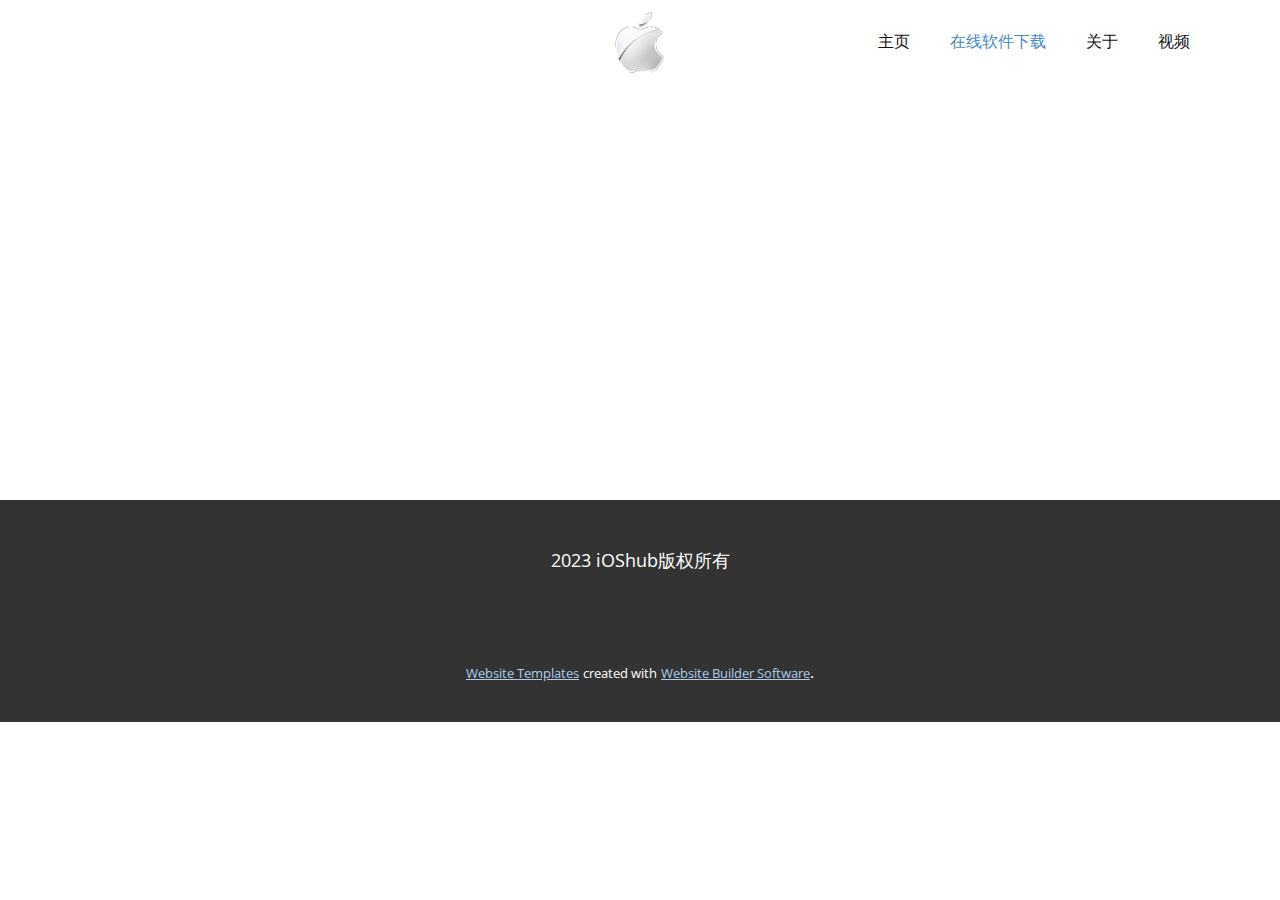
<file: 在线软件下载.html>
<!DOCTYPE html>
<html style="font-size: 16px;" lang="en"><head>
    <meta name="viewport" content="width=device-width, initial-scale=1.0">
    <meta charset="utf-8">
    <meta name="keywords" content="">
    <meta name="description" content="">
    <title>在线软件下载</title>
    <link rel="stylesheet" href="nicepage.css" media="screen">
<link rel="stylesheet" href="在线软件下载.css" media="screen">
    <script class="u-script" type="text/javascript" src="jquery.js" defer=""></script>
    <script class="u-script" type="text/javascript" src="nicepage.js" defer=""></script>
    <meta name="generator" content="Nicepage 5.17.1, nicepage.com">
    <link id="u-theme-google-font" rel="stylesheet" href="https://fonts.googleapis.com/css?family=Roboto:100,100i,300,300i,400,400i,500,500i,700,700i,900,900i|Open+Sans:300,300i,400,400i,500,500i,600,600i,700,700i,800,800i">
    
    
    
    <script type="application/ld+json">{
		"@context": "http://schema.org",
		"@type": "Organization",
		"name": ""
}</script>
    <meta name="theme-color" content="#478ac9">
    <meta property="og:title" content="在线软件下载">
    <meta property="og:type" content="website">
  <meta data-intl-tel-input-cdn-path="intlTelInput/"></head>
  <body class="u-body u-xl-mode" data-lang="en"><header class="u-clearfix u-header u-header" id="sec-64bd"><div class="u-clearfix u-sheet u-sheet-1">
        <nav class="u-menu u-menu-one-level u-offcanvas u-menu-1">
          <div class="menu-collapse" style="font-size: 1rem; letter-spacing: 0px;">
            <a class="u-button-style u-custom-left-right-menu-spacing u-custom-padding-bottom u-custom-top-bottom-menu-spacing u-nav-link u-text-active-palette-1-base u-text-hover-palette-2-base" href="#">
              <svg class="u-svg-link" viewBox="0 0 24 24"><use xmlns:xlink="http://www.w3.org/1999/xlink" xlink:href="#menu-hamburger"></use></svg>
              <svg class="u-svg-content" version="1.1" id="menu-hamburger" viewBox="0 0 16 16" x="0px" y="0px" xmlns:xlink="http://www.w3.org/1999/xlink" xmlns="http://www.w3.org/2000/svg"><g><rect y="1" width="16" height="2"></rect><rect y="7" width="16" height="2"></rect><rect y="13" width="16" height="2"></rect>
</g></svg>
            </a>
          </div>
          <div class="u-custom-menu u-nav-container">
            <ul class="u-nav u-unstyled u-nav-1"><li class="u-nav-item"><a class="u-button-style u-nav-link u-text-active-palette-1-base u-text-hover-palette-2-base" href="主页.html" style="padding: 10px 20px;">主页</a>
</li><li class="u-nav-item"><a class="u-button-style u-nav-link u-text-active-palette-1-base u-text-hover-palette-2-base" href="在线软件下载.html" style="padding: 10px 20px;">在线软件下载</a>
</li><li class="u-nav-item"><a class="u-button-style u-nav-link u-text-active-palette-1-base u-text-hover-palette-2-base" href="关于.html" style="padding: 10px 20px;">关于</a>
</li><li class="u-nav-item"><a class="u-button-style u-nav-link u-text-active-palette-1-base u-text-hover-palette-2-base" href="Page-1.html" style="padding: 10px 20px;">视频</a>
</li></ul>
          </div>
          <div class="u-custom-menu u-nav-container-collapse">
            <div class="u-black u-container-style u-inner-container-layout u-opacity u-opacity-95 u-sidenav">
              <div class="u-inner-container-layout u-sidenav-overflow">
                <div class="u-menu-close"></div>
                <ul class="u-align-center u-nav u-popupmenu-items u-unstyled u-nav-2"><li class="u-nav-item"><a class="u-button-style u-nav-link" href="主页.html">主页</a>
</li><li class="u-nav-item"><a class="u-button-style u-nav-link" href="在线软件下载.html">在线软件下载</a>
</li><li class="u-nav-item"><a class="u-button-style u-nav-link" href="关于.html">关于</a>
</li><li class="u-nav-item"><a class="u-button-style u-nav-link" href="Page-1.html">视频</a>
</li></ul>
              </div>
            </div>
            <div class="u-black u-menu-overlay u-opacity u-opacity-70"></div>
          </div>
        </nav>
        <img class="u-image u-image-contain u-image-default u-preserve-proportions u-image-1" src="images/1.png" alt="" data-image-width="184" data-image-height="166">
      </div></header>
    <section class="u-clearfix u-section-1" id="sec-e69c">
      <div class="u-clearfix u-sheet u-sheet-1"></div>
    </section>
    
    
    
    <footer class="u-align-center u-clearfix u-footer u-grey-80 u-footer" id="sec-94ba"><div class="u-clearfix u-sheet u-valign-middle u-sheet-1">
        <p class="u-text u-text-default u-text-1">2023 iOShub版权所有</p>
      </div></footer>
    <section class="u-backlink u-clearfix u-grey-80">
      <a class="u-link" href="https://nicepage.com/website-templates" target="_blank">
        <span>Website Templates</span>
      </a>
      <p class="u-text">
        <span>created with</span>
      </p>
      <a class="u-link" href="" target="_blank">
        <span>Website Builder Software</span>
      </a>. 
    </section>
  
</body></html>
</file>
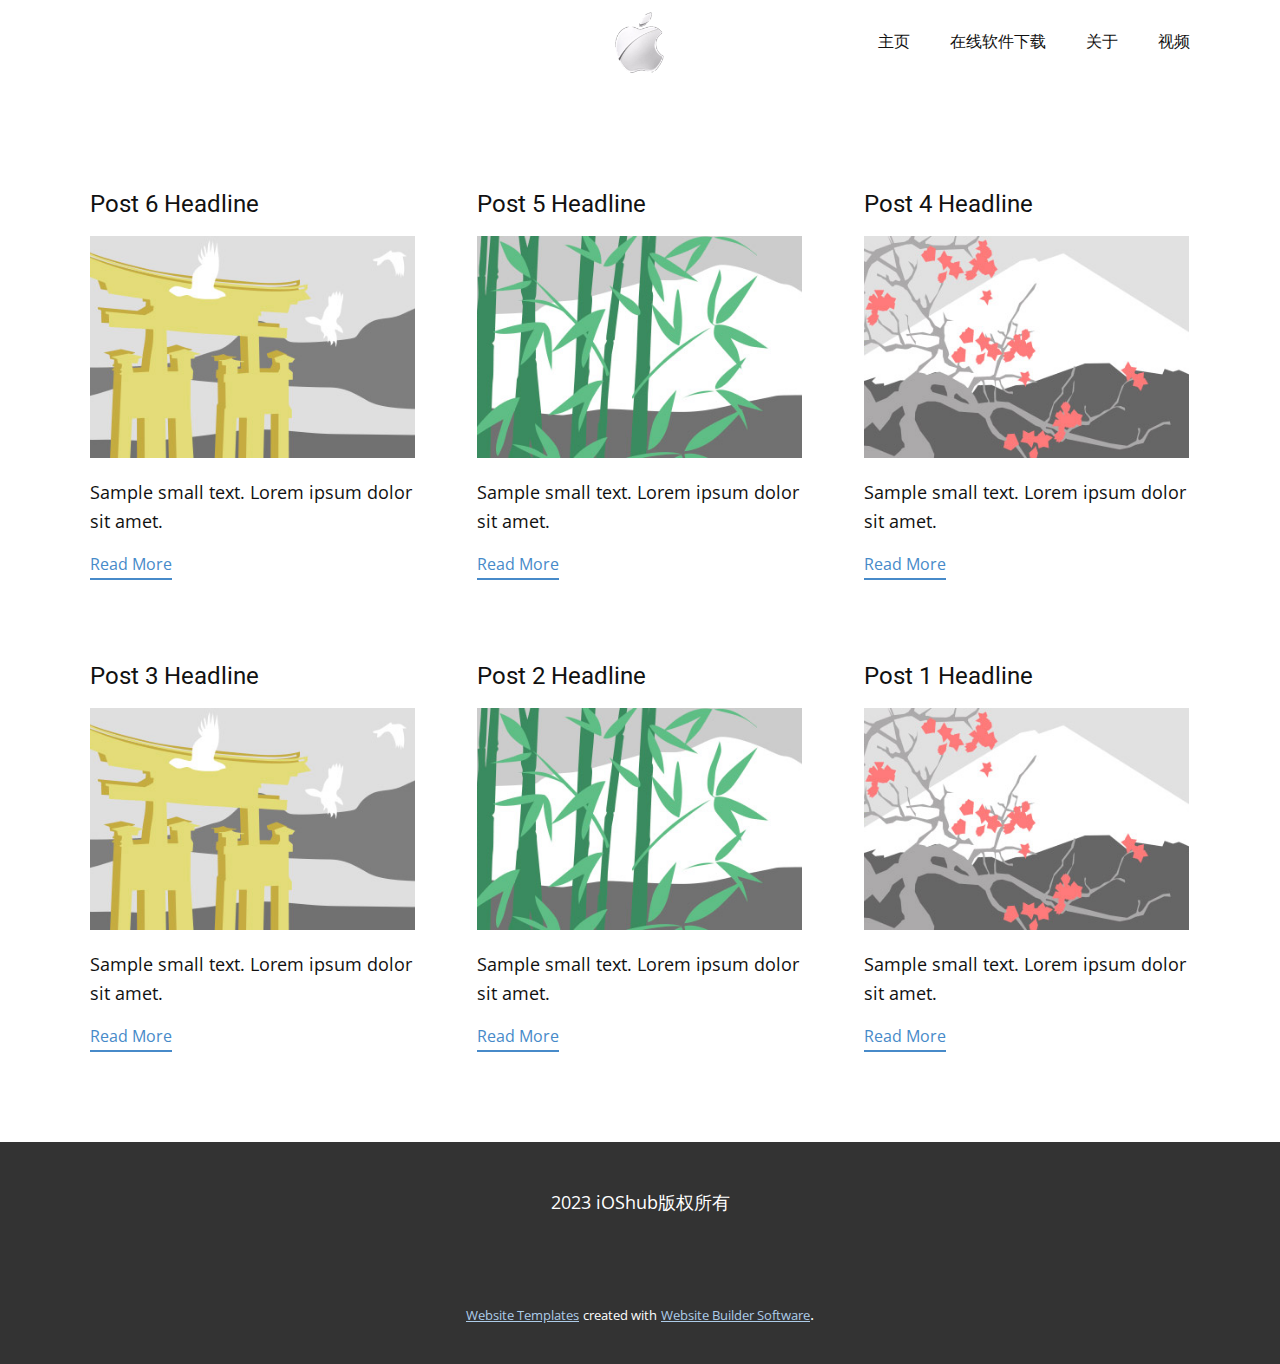
<file: blog/blog.html>
<!DOCTYPE html>
<html style="font-size: 16px;" lang="en"><head>
    <meta name="viewport" content="width=device-width, initial-scale=1.0">
    <meta charset="utf-8">
    <meta name="keywords" content="">
    <meta name="description" content="">
    <title>Blog Template</title>
    <link rel="stylesheet" href="../nicepage.css" media="screen">
<link rel="stylesheet" href="../Blog-Template.css" media="screen">
    <script class="u-script" type="text/javascript" src="../jquery.js" defer=""></script>
    <script class="u-script" type="text/javascript" src="../nicepage.js" defer=""></script>
    <meta name="generator" content="Nicepage 5.17.1, nicepage.com">
    <link id="u-theme-google-font" rel="stylesheet" href="https://fonts.googleapis.com/css?family=Roboto:100,100i,300,300i,400,400i,500,500i,700,700i,900,900i|Open+Sans:300,300i,400,400i,500,500i,600,600i,700,700i,800,800i">
    
    
    
    <script type="application/ld+json">{
		"@context": "http://schema.org",
		"@type": "Organization",
		"name": ""
}</script>
    <meta name="theme-color" content="#478ac9">
  <meta data-intl-tel-input-cdn-path="intlTelInput/"></head>
  <body class="u-body u-xl-mode" data-lang="en"><header class="u-clearfix u-header u-header" id="sec-64bd"><div class="u-clearfix u-sheet u-sheet-1">
        <nav class="u-menu u-menu-one-level u-offcanvas u-menu-1">
          <div class="menu-collapse" style="font-size: 1rem; letter-spacing: 0px;">
            <a class="u-button-style u-custom-left-right-menu-spacing u-custom-padding-bottom u-custom-top-bottom-menu-spacing u-nav-link u-text-active-palette-1-base u-text-hover-palette-2-base" href="#">
              <svg class="u-svg-link" viewBox="0 0 24 24"><use xmlns:xlink="http://www.w3.org/1999/xlink" xlink:href="#menu-hamburger"></use></svg>
              <svg class="u-svg-content" version="1.1" id="menu-hamburger" viewBox="0 0 16 16" x="0px" y="0px" xmlns:xlink="http://www.w3.org/1999/xlink" xmlns="http://www.w3.org/2000/svg"><g><rect y="1" width="16" height="2"></rect><rect y="7" width="16" height="2"></rect><rect y="13" width="16" height="2"></rect>
</g></svg>
            </a>
          </div>
          <div class="u-custom-menu u-nav-container">
            <ul class="u-nav u-unstyled u-nav-1"><li class="u-nav-item"><a class="u-button-style u-nav-link u-text-active-palette-1-base u-text-hover-palette-2-base" href="../主页.html" style="padding: 10px 20px;">主页</a>
</li><li class="u-nav-item"><a class="u-button-style u-nav-link u-text-active-palette-1-base u-text-hover-palette-2-base" href="../在线软件下载.html" style="padding: 10px 20px;">在线软件下载</a>
</li><li class="u-nav-item"><a class="u-button-style u-nav-link u-text-active-palette-1-base u-text-hover-palette-2-base" href="../关于.html" style="padding: 10px 20px;">关于</a>
</li><li class="u-nav-item"><a class="u-button-style u-nav-link u-text-active-palette-1-base u-text-hover-palette-2-base" href="../Page-1.html" style="padding: 10px 20px;">视频</a>
</li></ul>
          </div>
          <div class="u-custom-menu u-nav-container-collapse">
            <div class="u-black u-container-style u-inner-container-layout u-opacity u-opacity-95 u-sidenav">
              <div class="u-inner-container-layout u-sidenav-overflow">
                <div class="u-menu-close"></div>
                <ul class="u-align-center u-nav u-popupmenu-items u-unstyled u-nav-2"><li class="u-nav-item"><a class="u-button-style u-nav-link" href="../主页.html">主页</a>
</li><li class="u-nav-item"><a class="u-button-style u-nav-link" href="../在线软件下载.html">在线软件下载</a>
</li><li class="u-nav-item"><a class="u-button-style u-nav-link" href="../关于.html">关于</a>
</li><li class="u-nav-item"><a class="u-button-style u-nav-link" href="../Page-1.html">视频</a>
</li></ul>
              </div>
            </div>
            <div class="u-black u-menu-overlay u-opacity u-opacity-70"></div>
          </div>
        </nav>
        <img class="u-image u-image-contain u-image-default u-preserve-proportions u-image-1" src="../images/1.png" alt="" data-image-width="184" data-image-height="166">
      </div></header>
    <section class="u-clearfix u-section-1" id="sec-1364">
      <div class="u-clearfix u-sheet u-valign-middle u-sheet-1"><!--blog--><!--blog_options_json--><!--{"type":"Recent","source":"","tags":"","count":""}--><!--/blog_options_json-->
        <div class="u-blog u-expanded-width u-repeater u-repeater-1"><!--blog_post-->
          <div class="u-blog-post u-container-style u-repeater-item u-white u-repeater-item-1">
            <div class="u-container-layout u-similar-container u-valign-top u-container-layout-1"><!--blog_post_header-->
              <h4 class="u-blog-control u-text u-text-1">
                <a class="u-post-header-link" href="../blog/post-5.html">Post 6 Headline</a>
              </h4><!--/blog_post_header--><!--blog_post_image-->
              <a class="u-post-header-link" href="../blog/post-5.html"><img alt="" class="u-blog-control u-expanded-width u-image u-image-default u-image-1" src="../images/8ad73f3c.jpeg"></a><!--/blog_post_image--><!--blog_post_content-->
              <div class="u-blog-control u-post-content u-text u-text-2 fr-view">Sample small text. Lorem ipsum dolor sit amet.</div><!--/blog_post_content--><!--blog_post_readmore-->
              <a href="../blog/post-5.html" class="u-blog-control u-border-2 u-border-palette-1-base u-btn u-btn-rectangle u-button-style u-none u-btn-1"><!--blog_post_readmore_content--><!--options_json--><!--{"content":"","defaultValue":"Read More"}--><!--/options_json-->Read More<!--/blog_post_readmore_content--></a><!--/blog_post_readmore-->
            </div>
          </div><div class="u-blog-post u-container-style u-repeater-item u-video-cover u-white">
            <div class="u-container-layout u-similar-container u-valign-top u-container-layout-2"><!--blog_post_header-->
              <h4 class="u-blog-control u-text u-text-3">
                <a class="u-post-header-link" href="../blog/post-4.html">Post 5 Headline</a>
              </h4><!--/blog_post_header--><!--blog_post_image-->
              <a class="u-post-header-link" href="../blog/post-4.html"><img alt="" class="u-blog-control u-expanded-width u-image u-image-default u-image-2" src="../images/68f64b9d.jpeg"></a><!--/blog_post_image--><!--blog_post_content-->
              <div class="u-blog-control u-post-content u-text u-text-4 fr-view">Sample small text. Lorem ipsum dolor sit amet.</div><!--/blog_post_content--><!--blog_post_readmore-->
              <a href="../blog/post-4.html" class="u-blog-control u-border-2 u-border-palette-1-base u-btn u-btn-rectangle u-button-style u-none u-btn-2"><!--blog_post_readmore_content--><!--options_json--><!--{"content":"","defaultValue":"Read More"}--><!--/options_json-->Read More<!--/blog_post_readmore_content--></a><!--/blog_post_readmore-->
            </div>
          </div><div class="u-blog-post u-container-style u-repeater-item u-video-cover u-white">
            <div class="u-container-layout u-similar-container u-valign-top u-container-layout-3"><!--blog_post_header-->
              <h4 class="u-blog-control u-text u-text-5">
                <a class="u-post-header-link" href="../blog/post-3.html">Post 4 Headline</a>
              </h4><!--/blog_post_header--><!--blog_post_image-->
              <a class="u-post-header-link" href="../blog/post-3.html"><img alt="" class="u-blog-control u-expanded-width u-image u-image-default u-image-3" src="../images/0fd3416c.jpeg"></a><!--/blog_post_image--><!--blog_post_content-->
              <div class="u-blog-control u-post-content u-text u-text-6 fr-view">Sample small text. Lorem ipsum dolor sit amet.</div><!--/blog_post_content--><!--blog_post_readmore-->
              <a href="../blog/post-3.html" class="u-blog-control u-border-2 u-border-palette-1-base u-btn u-btn-rectangle u-button-style u-none u-btn-3"><!--blog_post_readmore_content--><!--options_json--><!--{"content":"","defaultValue":"Read More"}--><!--/options_json-->Read More<!--/blog_post_readmore_content--></a><!--/blog_post_readmore-->
            </div>
          </div><div class="u-blog-post u-container-style u-repeater-item u-white u-repeater-item-1">
            <div class="u-container-layout u-similar-container u-valign-top u-container-layout-1"><!--blog_post_header-->
              <h4 class="u-blog-control u-text u-text-1">
                <a class="u-post-header-link" href="../blog/post-2.html">Post 3 Headline</a>
              </h4><!--/blog_post_header--><!--blog_post_image-->
              <a class="u-post-header-link" href="../blog/post-2.html"><img alt="" class="u-blog-control u-expanded-width u-image u-image-default u-image-1" src="../images/8ad73f3c.jpeg"></a><!--/blog_post_image--><!--blog_post_content-->
              <div class="u-blog-control u-post-content u-text u-text-2 fr-view">Sample small text. Lorem ipsum dolor sit amet.</div><!--/blog_post_content--><!--blog_post_readmore-->
              <a href="../blog/post-2.html" class="u-blog-control u-border-2 u-border-palette-1-base u-btn u-btn-rectangle u-button-style u-none u-btn-1"><!--blog_post_readmore_content--><!--options_json--><!--{"content":"","defaultValue":"Read More"}--><!--/options_json-->Read More<!--/blog_post_readmore_content--></a><!--/blog_post_readmore-->
            </div>
          </div><div class="u-blog-post u-container-style u-repeater-item u-video-cover u-white">
            <div class="u-container-layout u-similar-container u-valign-top u-container-layout-2"><!--blog_post_header-->
              <h4 class="u-blog-control u-text u-text-3">
                <a class="u-post-header-link" href="../blog/post-1.html">Post 2 Headline</a>
              </h4><!--/blog_post_header--><!--blog_post_image-->
              <a class="u-post-header-link" href="../blog/post-1.html"><img alt="" class="u-blog-control u-expanded-width u-image u-image-default u-image-2" src="../images/68f64b9d.jpeg"></a><!--/blog_post_image--><!--blog_post_content-->
              <div class="u-blog-control u-post-content u-text u-text-4 fr-view">Sample small text. Lorem ipsum dolor sit amet.</div><!--/blog_post_content--><!--blog_post_readmore-->
              <a href="../blog/post-1.html" class="u-blog-control u-border-2 u-border-palette-1-base u-btn u-btn-rectangle u-button-style u-none u-btn-2"><!--blog_post_readmore_content--><!--options_json--><!--{"content":"","defaultValue":"Read More"}--><!--/options_json-->Read More<!--/blog_post_readmore_content--></a><!--/blog_post_readmore-->
            </div>
          </div><div class="u-blog-post u-container-style u-repeater-item u-video-cover u-white">
            <div class="u-container-layout u-similar-container u-valign-top u-container-layout-3"><!--blog_post_header-->
              <h4 class="u-blog-control u-text u-text-5">
                <a class="u-post-header-link" href="../blog/post.html">Post 1 Headline</a>
              </h4><!--/blog_post_header--><!--blog_post_image-->
              <a class="u-post-header-link" href="../blog/post.html"><img alt="" class="u-blog-control u-expanded-width u-image u-image-default u-image-3" src="../images/0fd3416c.jpeg"></a><!--/blog_post_image--><!--blog_post_content-->
              <div class="u-blog-control u-post-content u-text u-text-6 fr-view">Sample small text. Lorem ipsum dolor sit amet.</div><!--/blog_post_content--><!--blog_post_readmore-->
              <a href="../blog/post.html" class="u-blog-control u-border-2 u-border-palette-1-base u-btn u-btn-rectangle u-button-style u-none u-btn-3"><!--blog_post_readmore_content--><!--options_json--><!--{"content":"","defaultValue":"Read More"}--><!--/options_json-->Read More<!--/blog_post_readmore_content--></a><!--/blog_post_readmore-->
            </div>
          </div><!--/blog_post--><!--blog_post-->
          <!--/blog_post--><!--blog_post-->
          <!--/blog_post-->
        </div><!--/blog-->
      </div>
    </section>
    
    
    
    <footer class="u-align-center u-clearfix u-footer u-grey-80 u-footer" id="sec-94ba"><div class="u-clearfix u-sheet u-valign-middle u-sheet-1">
        <p class="u-text u-text-default u-text-1">2023 iOShub版权所有</p>
      </div></footer>
    <section class="u-backlink u-clearfix u-grey-80">
      <a class="u-link" href="https://nicepage.com/website-templates" target="_blank">
        <span>Website Templates</span>
      </a>
      <p class="u-text">
        <span>created with</span>
      </p>
      <a class="u-link" href="" target="_blank">
        <span>Website Builder Software</span>
      </a>. 
    </section>
  
</body></html>
</file>
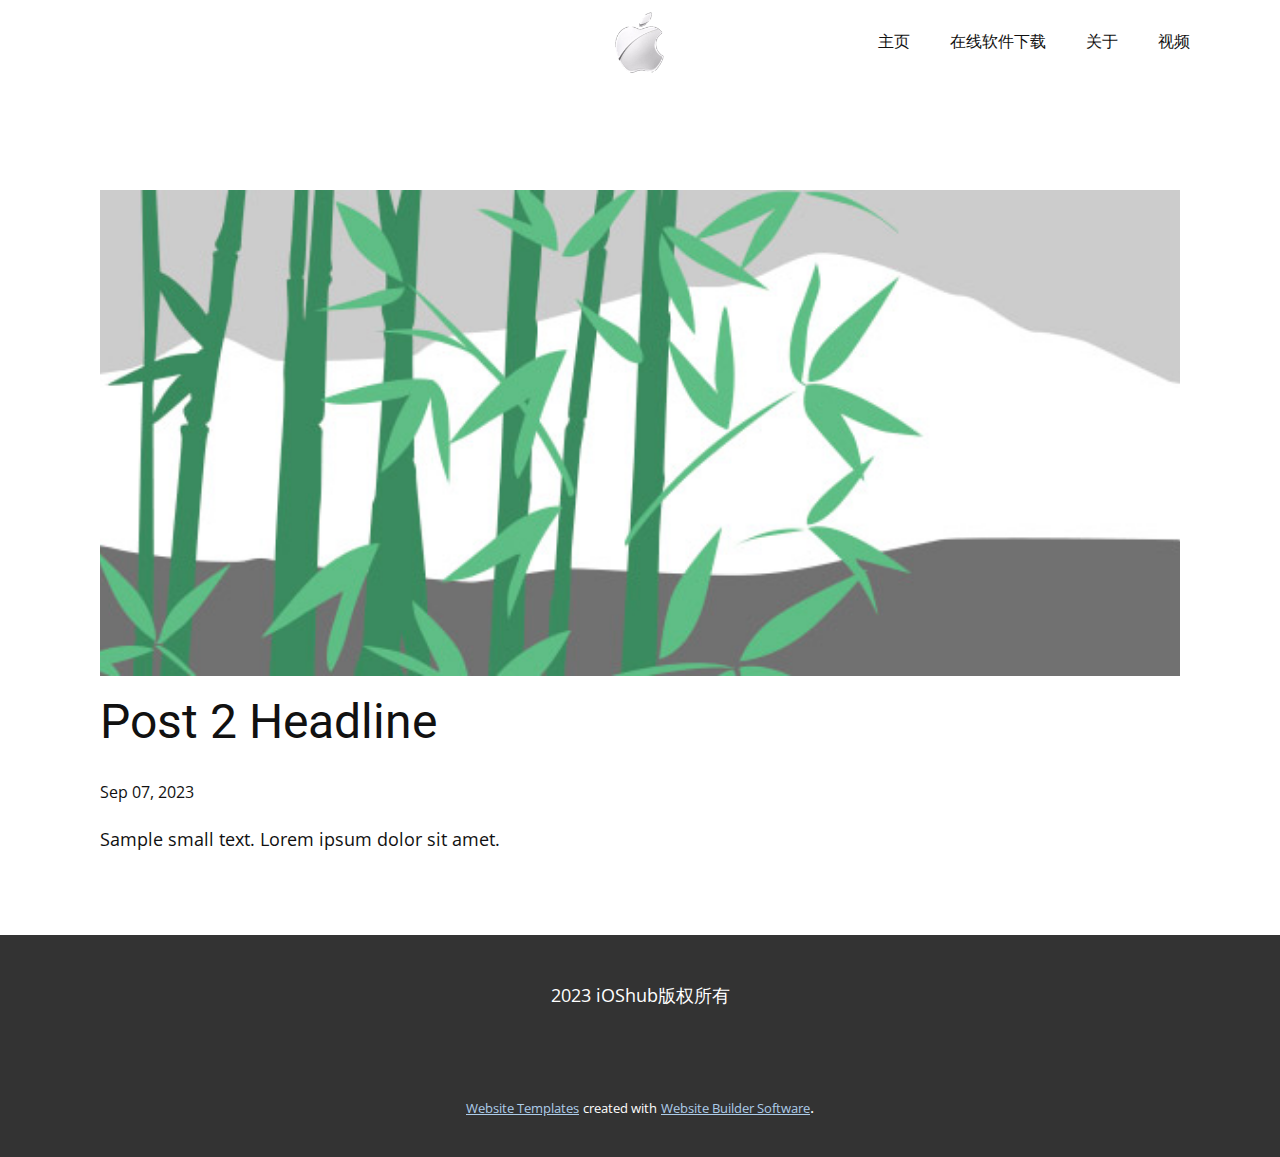
<file: blog/post-1.html>
<!DOCTYPE html>
<html style="font-size: 16px;" lang="en"><head>
    <meta name="viewport" content="width=device-width, initial-scale=1.0">
    <meta charset="utf-8">
    <meta name="keywords" content="Post 1 Headline">
    <meta name="description" content="">
    <title>Post 2 Headline</title>
    <link rel="stylesheet" href="../nicepage.css" media="screen">
<link rel="stylesheet" href="../Post-Template.css" media="screen">
    <script class="u-script" type="text/javascript" src="../jquery.js" defer=""></script>
    <script class="u-script" type="text/javascript" src="../nicepage.js" defer=""></script>
    <meta name="generator" content="Nicepage 5.17.1, nicepage.com">
    <link id="u-theme-google-font" rel="stylesheet" href="https://fonts.googleapis.com/css?family=Roboto:100,100i,300,300i,400,400i,500,500i,700,700i,900,900i|Open+Sans:300,300i,400,400i,500,500i,600,600i,700,700i,800,800i">
    
    
    
    <script type="application/ld+json">{
		"@context": "http://schema.org",
		"@type": "Organization",
		"name": ""
}</script>
    <meta name="theme-color" content="#478ac9">
  <meta data-intl-tel-input-cdn-path="intlTelInput/"></head>
  <body class="u-body u-xl-mode" data-lang="en"><header class="u-clearfix u-header u-header" id="sec-64bd"><div class="u-clearfix u-sheet u-sheet-1">
        <nav class="u-menu u-menu-one-level u-offcanvas u-menu-1">
          <div class="menu-collapse" style="font-size: 1rem; letter-spacing: 0px;">
            <a class="u-button-style u-custom-left-right-menu-spacing u-custom-padding-bottom u-custom-top-bottom-menu-spacing u-nav-link u-text-active-palette-1-base u-text-hover-palette-2-base" href="#">
              <svg class="u-svg-link" viewBox="0 0 24 24"><use xmlns:xlink="http://www.w3.org/1999/xlink" xlink:href="#menu-hamburger"></use></svg>
              <svg class="u-svg-content" version="1.1" id="menu-hamburger" viewBox="0 0 16 16" x="0px" y="0px" xmlns:xlink="http://www.w3.org/1999/xlink" xmlns="http://www.w3.org/2000/svg"><g><rect y="1" width="16" height="2"></rect><rect y="7" width="16" height="2"></rect><rect y="13" width="16" height="2"></rect>
</g></svg>
            </a>
          </div>
          <div class="u-custom-menu u-nav-container">
            <ul class="u-nav u-unstyled u-nav-1"><li class="u-nav-item"><a class="u-button-style u-nav-link u-text-active-palette-1-base u-text-hover-palette-2-base" href="../主页.html" style="padding: 10px 20px;">主页</a>
</li><li class="u-nav-item"><a class="u-button-style u-nav-link u-text-active-palette-1-base u-text-hover-palette-2-base" href="../在线软件下载.html" style="padding: 10px 20px;">在线软件下载</a>
</li><li class="u-nav-item"><a class="u-button-style u-nav-link u-text-active-palette-1-base u-text-hover-palette-2-base" href="../关于.html" style="padding: 10px 20px;">关于</a>
</li><li class="u-nav-item"><a class="u-button-style u-nav-link u-text-active-palette-1-base u-text-hover-palette-2-base" href="../Page-1.html" style="padding: 10px 20px;">视频</a>
</li></ul>
          </div>
          <div class="u-custom-menu u-nav-container-collapse">
            <div class="u-black u-container-style u-inner-container-layout u-opacity u-opacity-95 u-sidenav">
              <div class="u-inner-container-layout u-sidenav-overflow">
                <div class="u-menu-close"></div>
                <ul class="u-align-center u-nav u-popupmenu-items u-unstyled u-nav-2"><li class="u-nav-item"><a class="u-button-style u-nav-link" href="../主页.html">主页</a>
</li><li class="u-nav-item"><a class="u-button-style u-nav-link" href="../在线软件下载.html">在线软件下载</a>
</li><li class="u-nav-item"><a class="u-button-style u-nav-link" href="../关于.html">关于</a>
</li><li class="u-nav-item"><a class="u-button-style u-nav-link" href="../Page-1.html">视频</a>
</li></ul>
              </div>
            </div>
            <div class="u-black u-menu-overlay u-opacity u-opacity-70"></div>
          </div>
        </nav>
        <img class="u-image u-image-contain u-image-default u-preserve-proportions u-image-1" src="../images/1.png" alt="" data-image-width="184" data-image-height="166">
      </div></header>
    <section class="u-align-center u-clearfix u-section-1" id="sec-0dab">
      <div class="u-clearfix u-sheet u-valign-middle-md u-valign-middle-sm u-valign-middle-xs u-sheet-1"><!--post_details--><!--post_details_options_json--><!--{"source":""}--><!--/post_details_options_json--><!--blog_post-->
        <div class="u-container-style u-expanded-width u-post-details u-post-details-1">
          <div class="u-container-layout u-valign-middle u-container-layout-1"><!--blog_post_image-->
            <img alt="" class="u-blog-control u-expanded-width u-image u-image-default u-image-1" src="../images/68f64b9d.jpeg"><!--/blog_post_image--><!--blog_post_header-->
            <h2 class="u-blog-control u-text u-text-1">Post 2 Headline</h2><!--/blog_post_header--><!--blog_post_metadata-->
            <div class="u-blog-control u-metadata u-metadata-1"><!--blog_post_metadata_date-->
              <span class="u-meta-date u-meta-icon">Sep 07, 2023</span><!--/blog_post_metadata_date--><!--blog_post_metadata_category-->
              <!--/blog_post_metadata_category--><!--blog_post_metadata_comments-->
              <!--/blog_post_metadata_comments-->
            </div><!--/blog_post_metadata--><!--blog_post_content-->
            <div class="u-align-justify u-blog-control u-post-content u-text u-text-2 fr-view">
  Sample small text. Lorem ipsum dolor sit amet.
  </div><!--/blog_post_content-->
          </div>
        </div><!--/blog_post--><!--/post_details-->
      </div>
    </section>
    
    
    
    <footer class="u-align-center u-clearfix u-footer u-grey-80 u-footer" id="sec-94ba"><div class="u-clearfix u-sheet u-valign-middle u-sheet-1">
        <p class="u-text u-text-default u-text-1">2023 iOShub版权所有</p>
      </div></footer>
    <section class="u-backlink u-clearfix u-grey-80">
      <a class="u-link" href="https://nicepage.com/website-templates" target="_blank">
        <span>Website Templates</span>
      </a>
      <p class="u-text">
        <span>created with</span>
      </p>
      <a class="u-link" href="" target="_blank">
        <span>Website Builder Software</span>
      </a>. 
    </section>
  
</body></html>
</file>
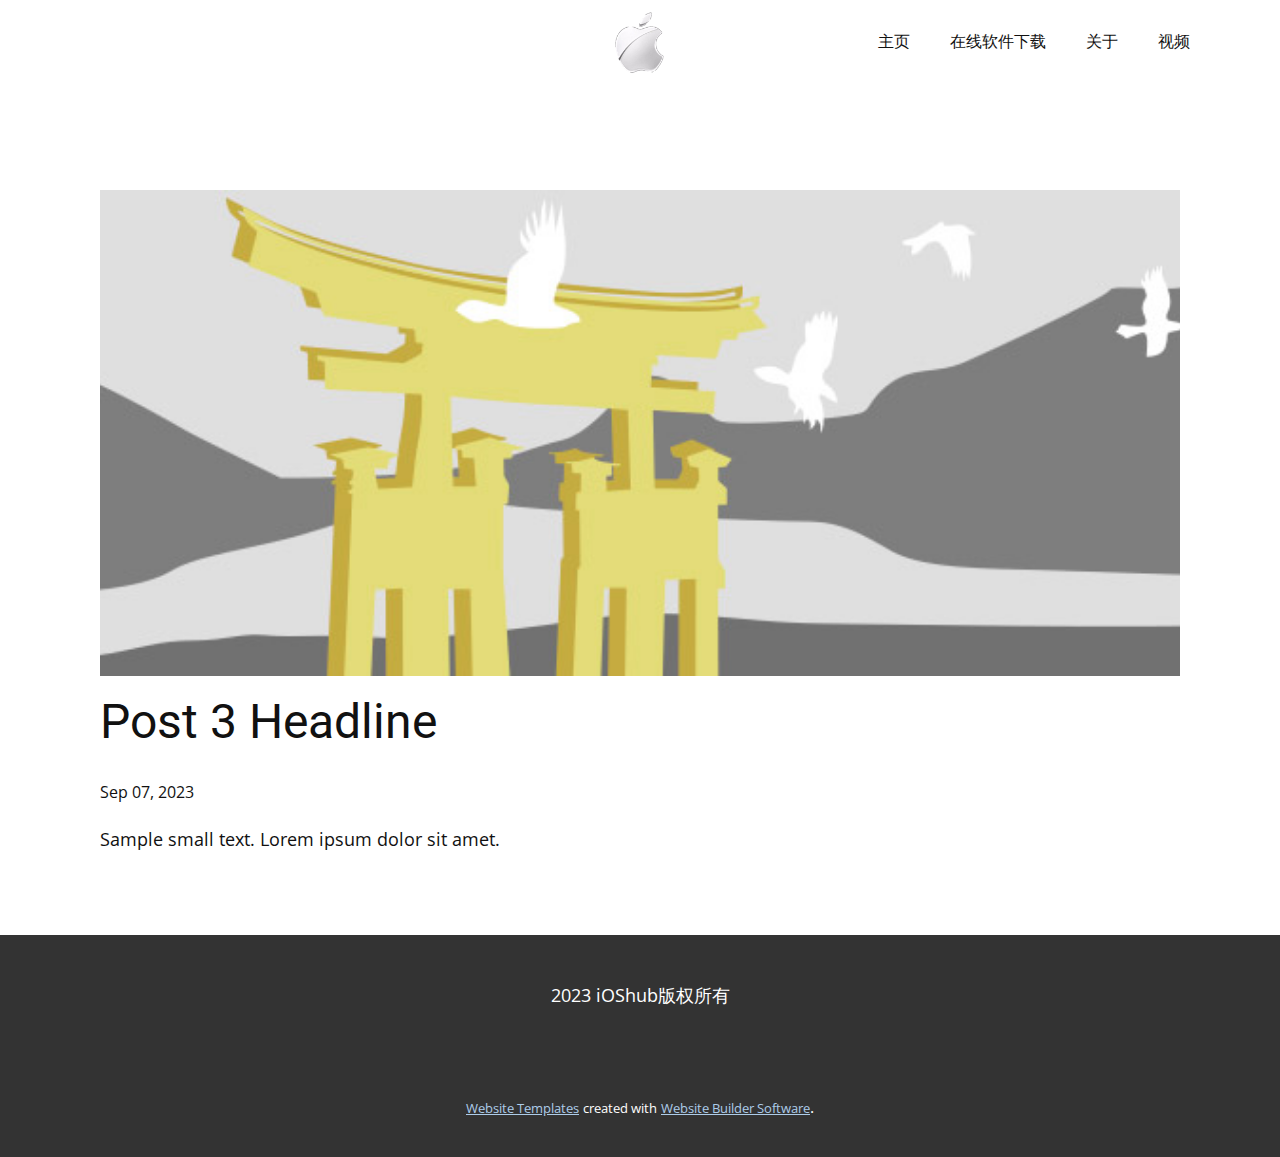
<file: blog/post-2.html>
<!DOCTYPE html>
<html style="font-size: 16px;" lang="en"><head>
    <meta name="viewport" content="width=device-width, initial-scale=1.0">
    <meta charset="utf-8">
    <meta name="keywords" content="Post 1 Headline">
    <meta name="description" content="">
    <title>Post 3 Headline</title>
    <link rel="stylesheet" href="../nicepage.css" media="screen">
<link rel="stylesheet" href="../Post-Template.css" media="screen">
    <script class="u-script" type="text/javascript" src="../jquery.js" defer=""></script>
    <script class="u-script" type="text/javascript" src="../nicepage.js" defer=""></script>
    <meta name="generator" content="Nicepage 5.17.1, nicepage.com">
    <link id="u-theme-google-font" rel="stylesheet" href="https://fonts.googleapis.com/css?family=Roboto:100,100i,300,300i,400,400i,500,500i,700,700i,900,900i|Open+Sans:300,300i,400,400i,500,500i,600,600i,700,700i,800,800i">
    
    
    
    <script type="application/ld+json">{
		"@context": "http://schema.org",
		"@type": "Organization",
		"name": ""
}</script>
    <meta name="theme-color" content="#478ac9">
  <meta data-intl-tel-input-cdn-path="intlTelInput/"></head>
  <body class="u-body u-xl-mode" data-lang="en"><header class="u-clearfix u-header u-header" id="sec-64bd"><div class="u-clearfix u-sheet u-sheet-1">
        <nav class="u-menu u-menu-one-level u-offcanvas u-menu-1">
          <div class="menu-collapse" style="font-size: 1rem; letter-spacing: 0px;">
            <a class="u-button-style u-custom-left-right-menu-spacing u-custom-padding-bottom u-custom-top-bottom-menu-spacing u-nav-link u-text-active-palette-1-base u-text-hover-palette-2-base" href="#">
              <svg class="u-svg-link" viewBox="0 0 24 24"><use xmlns:xlink="http://www.w3.org/1999/xlink" xlink:href="#menu-hamburger"></use></svg>
              <svg class="u-svg-content" version="1.1" id="menu-hamburger" viewBox="0 0 16 16" x="0px" y="0px" xmlns:xlink="http://www.w3.org/1999/xlink" xmlns="http://www.w3.org/2000/svg"><g><rect y="1" width="16" height="2"></rect><rect y="7" width="16" height="2"></rect><rect y="13" width="16" height="2"></rect>
</g></svg>
            </a>
          </div>
          <div class="u-custom-menu u-nav-container">
            <ul class="u-nav u-unstyled u-nav-1"><li class="u-nav-item"><a class="u-button-style u-nav-link u-text-active-palette-1-base u-text-hover-palette-2-base" href="../主页.html" style="padding: 10px 20px;">主页</a>
</li><li class="u-nav-item"><a class="u-button-style u-nav-link u-text-active-palette-1-base u-text-hover-palette-2-base" href="../在线软件下载.html" style="padding: 10px 20px;">在线软件下载</a>
</li><li class="u-nav-item"><a class="u-button-style u-nav-link u-text-active-palette-1-base u-text-hover-palette-2-base" href="../关于.html" style="padding: 10px 20px;">关于</a>
</li><li class="u-nav-item"><a class="u-button-style u-nav-link u-text-active-palette-1-base u-text-hover-palette-2-base" href="../Page-1.html" style="padding: 10px 20px;">视频</a>
</li></ul>
          </div>
          <div class="u-custom-menu u-nav-container-collapse">
            <div class="u-black u-container-style u-inner-container-layout u-opacity u-opacity-95 u-sidenav">
              <div class="u-inner-container-layout u-sidenav-overflow">
                <div class="u-menu-close"></div>
                <ul class="u-align-center u-nav u-popupmenu-items u-unstyled u-nav-2"><li class="u-nav-item"><a class="u-button-style u-nav-link" href="../主页.html">主页</a>
</li><li class="u-nav-item"><a class="u-button-style u-nav-link" href="../在线软件下载.html">在线软件下载</a>
</li><li class="u-nav-item"><a class="u-button-style u-nav-link" href="../关于.html">关于</a>
</li><li class="u-nav-item"><a class="u-button-style u-nav-link" href="../Page-1.html">视频</a>
</li></ul>
              </div>
            </div>
            <div class="u-black u-menu-overlay u-opacity u-opacity-70"></div>
          </div>
        </nav>
        <img class="u-image u-image-contain u-image-default u-preserve-proportions u-image-1" src="../images/1.png" alt="" data-image-width="184" data-image-height="166">
      </div></header>
    <section class="u-align-center u-clearfix u-section-1" id="sec-0dab">
      <div class="u-clearfix u-sheet u-valign-middle-md u-valign-middle-sm u-valign-middle-xs u-sheet-1"><!--post_details--><!--post_details_options_json--><!--{"source":""}--><!--/post_details_options_json--><!--blog_post-->
        <div class="u-container-style u-expanded-width u-post-details u-post-details-1">
          <div class="u-container-layout u-valign-middle u-container-layout-1"><!--blog_post_image-->
            <img alt="" class="u-blog-control u-expanded-width u-image u-image-default u-image-1" src="../images/8ad73f3c.jpeg"><!--/blog_post_image--><!--blog_post_header-->
            <h2 class="u-blog-control u-text u-text-1">Post 3 Headline</h2><!--/blog_post_header--><!--blog_post_metadata-->
            <div class="u-blog-control u-metadata u-metadata-1"><!--blog_post_metadata_date-->
              <span class="u-meta-date u-meta-icon">Sep 07, 2023</span><!--/blog_post_metadata_date--><!--blog_post_metadata_category-->
              <!--/blog_post_metadata_category--><!--blog_post_metadata_comments-->
              <!--/blog_post_metadata_comments-->
            </div><!--/blog_post_metadata--><!--blog_post_content-->
            <div class="u-align-justify u-blog-control u-post-content u-text u-text-2 fr-view">
  Sample small text. Lorem ipsum dolor sit amet.
  </div><!--/blog_post_content-->
          </div>
        </div><!--/blog_post--><!--/post_details-->
      </div>
    </section>
    
    
    
    <footer class="u-align-center u-clearfix u-footer u-grey-80 u-footer" id="sec-94ba"><div class="u-clearfix u-sheet u-valign-middle u-sheet-1">
        <p class="u-text u-text-default u-text-1">2023 iOShub版权所有</p>
      </div></footer>
    <section class="u-backlink u-clearfix u-grey-80">
      <a class="u-link" href="https://nicepage.com/website-templates" target="_blank">
        <span>Website Templates</span>
      </a>
      <p class="u-text">
        <span>created with</span>
      </p>
      <a class="u-link" href="" target="_blank">
        <span>Website Builder Software</span>
      </a>. 
    </section>
  
</body></html>
</file>
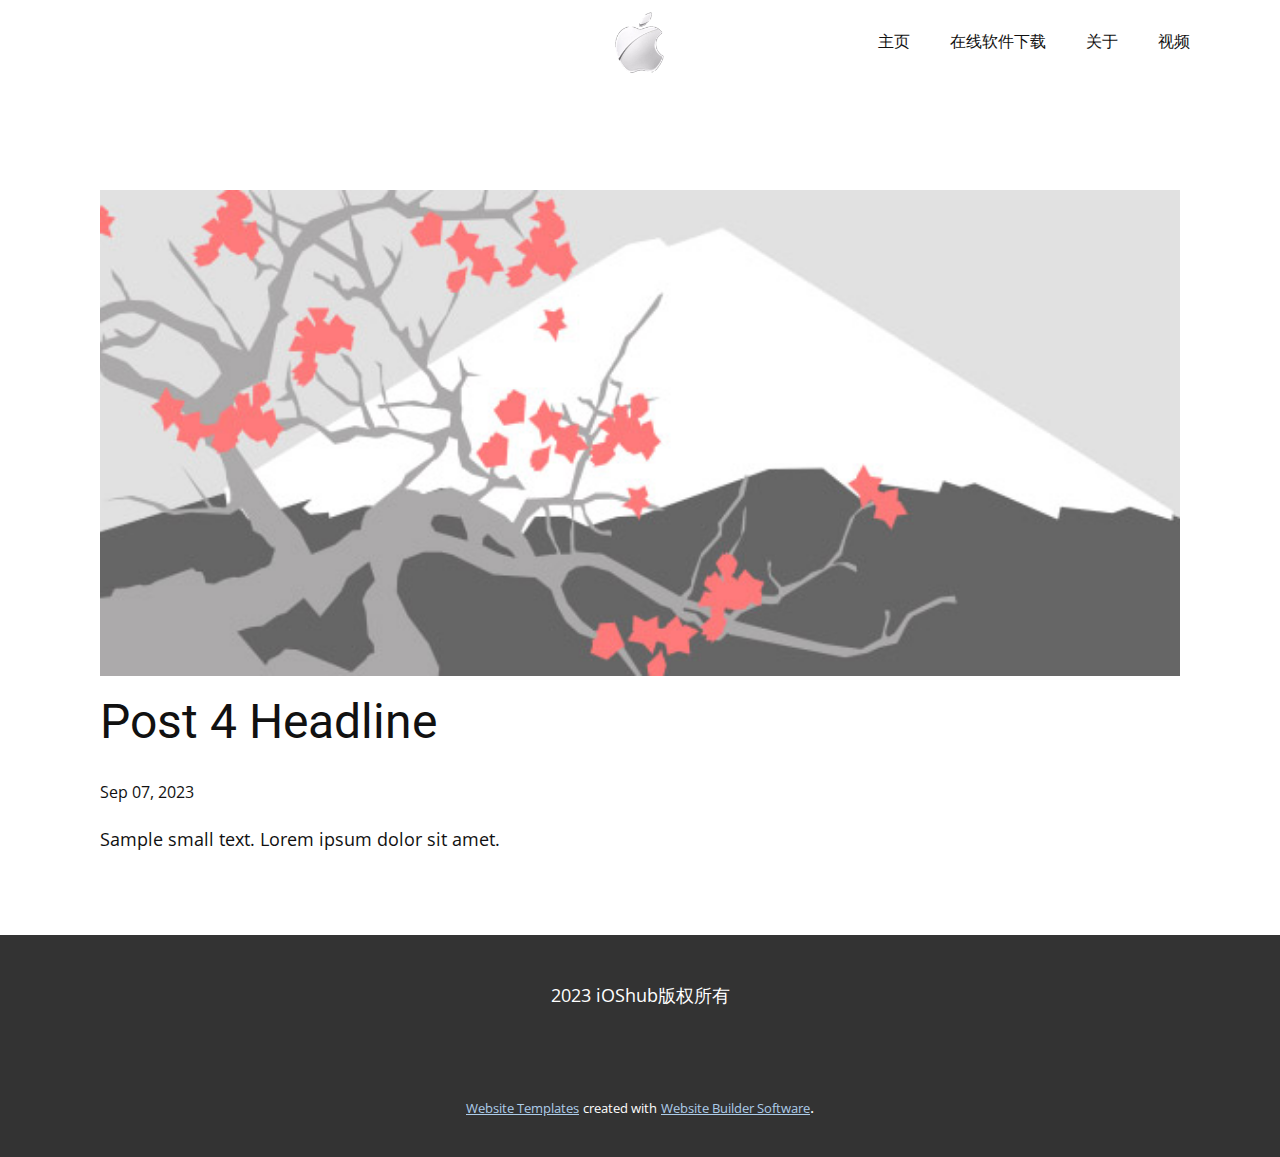
<file: blog/post-3.html>
<!DOCTYPE html>
<html style="font-size: 16px;" lang="en"><head>
    <meta name="viewport" content="width=device-width, initial-scale=1.0">
    <meta charset="utf-8">
    <meta name="keywords" content="Post 1 Headline">
    <meta name="description" content="">
    <title>Post 4 Headline</title>
    <link rel="stylesheet" href="../nicepage.css" media="screen">
<link rel="stylesheet" href="../Post-Template.css" media="screen">
    <script class="u-script" type="text/javascript" src="../jquery.js" defer=""></script>
    <script class="u-script" type="text/javascript" src="../nicepage.js" defer=""></script>
    <meta name="generator" content="Nicepage 5.17.1, nicepage.com">
    <link id="u-theme-google-font" rel="stylesheet" href="https://fonts.googleapis.com/css?family=Roboto:100,100i,300,300i,400,400i,500,500i,700,700i,900,900i|Open+Sans:300,300i,400,400i,500,500i,600,600i,700,700i,800,800i">
    
    
    
    <script type="application/ld+json">{
		"@context": "http://schema.org",
		"@type": "Organization",
		"name": ""
}</script>
    <meta name="theme-color" content="#478ac9">
  <meta data-intl-tel-input-cdn-path="intlTelInput/"></head>
  <body class="u-body u-xl-mode" data-lang="en"><header class="u-clearfix u-header u-header" id="sec-64bd"><div class="u-clearfix u-sheet u-sheet-1">
        <nav class="u-menu u-menu-one-level u-offcanvas u-menu-1">
          <div class="menu-collapse" style="font-size: 1rem; letter-spacing: 0px;">
            <a class="u-button-style u-custom-left-right-menu-spacing u-custom-padding-bottom u-custom-top-bottom-menu-spacing u-nav-link u-text-active-palette-1-base u-text-hover-palette-2-base" href="#">
              <svg class="u-svg-link" viewBox="0 0 24 24"><use xmlns:xlink="http://www.w3.org/1999/xlink" xlink:href="#menu-hamburger"></use></svg>
              <svg class="u-svg-content" version="1.1" id="menu-hamburger" viewBox="0 0 16 16" x="0px" y="0px" xmlns:xlink="http://www.w3.org/1999/xlink" xmlns="http://www.w3.org/2000/svg"><g><rect y="1" width="16" height="2"></rect><rect y="7" width="16" height="2"></rect><rect y="13" width="16" height="2"></rect>
</g></svg>
            </a>
          </div>
          <div class="u-custom-menu u-nav-container">
            <ul class="u-nav u-unstyled u-nav-1"><li class="u-nav-item"><a class="u-button-style u-nav-link u-text-active-palette-1-base u-text-hover-palette-2-base" href="../主页.html" style="padding: 10px 20px;">主页</a>
</li><li class="u-nav-item"><a class="u-button-style u-nav-link u-text-active-palette-1-base u-text-hover-palette-2-base" href="../在线软件下载.html" style="padding: 10px 20px;">在线软件下载</a>
</li><li class="u-nav-item"><a class="u-button-style u-nav-link u-text-active-palette-1-base u-text-hover-palette-2-base" href="../关于.html" style="padding: 10px 20px;">关于</a>
</li><li class="u-nav-item"><a class="u-button-style u-nav-link u-text-active-palette-1-base u-text-hover-palette-2-base" href="../Page-1.html" style="padding: 10px 20px;">视频</a>
</li></ul>
          </div>
          <div class="u-custom-menu u-nav-container-collapse">
            <div class="u-black u-container-style u-inner-container-layout u-opacity u-opacity-95 u-sidenav">
              <div class="u-inner-container-layout u-sidenav-overflow">
                <div class="u-menu-close"></div>
                <ul class="u-align-center u-nav u-popupmenu-items u-unstyled u-nav-2"><li class="u-nav-item"><a class="u-button-style u-nav-link" href="../主页.html">主页</a>
</li><li class="u-nav-item"><a class="u-button-style u-nav-link" href="../在线软件下载.html">在线软件下载</a>
</li><li class="u-nav-item"><a class="u-button-style u-nav-link" href="../关于.html">关于</a>
</li><li class="u-nav-item"><a class="u-button-style u-nav-link" href="../Page-1.html">视频</a>
</li></ul>
              </div>
            </div>
            <div class="u-black u-menu-overlay u-opacity u-opacity-70"></div>
          </div>
        </nav>
        <img class="u-image u-image-contain u-image-default u-preserve-proportions u-image-1" src="../images/1.png" alt="" data-image-width="184" data-image-height="166">
      </div></header>
    <section class="u-align-center u-clearfix u-section-1" id="sec-0dab">
      <div class="u-clearfix u-sheet u-valign-middle-md u-valign-middle-sm u-valign-middle-xs u-sheet-1"><!--post_details--><!--post_details_options_json--><!--{"source":""}--><!--/post_details_options_json--><!--blog_post-->
        <div class="u-container-style u-expanded-width u-post-details u-post-details-1">
          <div class="u-container-layout u-valign-middle u-container-layout-1"><!--blog_post_image-->
            <img alt="" class="u-blog-control u-expanded-width u-image u-image-default u-image-1" src="../images/0fd3416c.jpeg"><!--/blog_post_image--><!--blog_post_header-->
            <h2 class="u-blog-control u-text u-text-1">Post 4 Headline</h2><!--/blog_post_header--><!--blog_post_metadata-->
            <div class="u-blog-control u-metadata u-metadata-1"><!--blog_post_metadata_date-->
              <span class="u-meta-date u-meta-icon">Sep 07, 2023</span><!--/blog_post_metadata_date--><!--blog_post_metadata_category-->
              <!--/blog_post_metadata_category--><!--blog_post_metadata_comments-->
              <!--/blog_post_metadata_comments-->
            </div><!--/blog_post_metadata--><!--blog_post_content-->
            <div class="u-align-justify u-blog-control u-post-content u-text u-text-2 fr-view">
  Sample small text. Lorem ipsum dolor sit amet.
  </div><!--/blog_post_content-->
          </div>
        </div><!--/blog_post--><!--/post_details-->
      </div>
    </section>
    
    
    
    <footer class="u-align-center u-clearfix u-footer u-grey-80 u-footer" id="sec-94ba"><div class="u-clearfix u-sheet u-valign-middle u-sheet-1">
        <p class="u-text u-text-default u-text-1">2023 iOShub版权所有</p>
      </div></footer>
    <section class="u-backlink u-clearfix u-grey-80">
      <a class="u-link" href="https://nicepage.com/website-templates" target="_blank">
        <span>Website Templates</span>
      </a>
      <p class="u-text">
        <span>created with</span>
      </p>
      <a class="u-link" href="" target="_blank">
        <span>Website Builder Software</span>
      </a>. 
    </section>
  
</body></html>
</file>
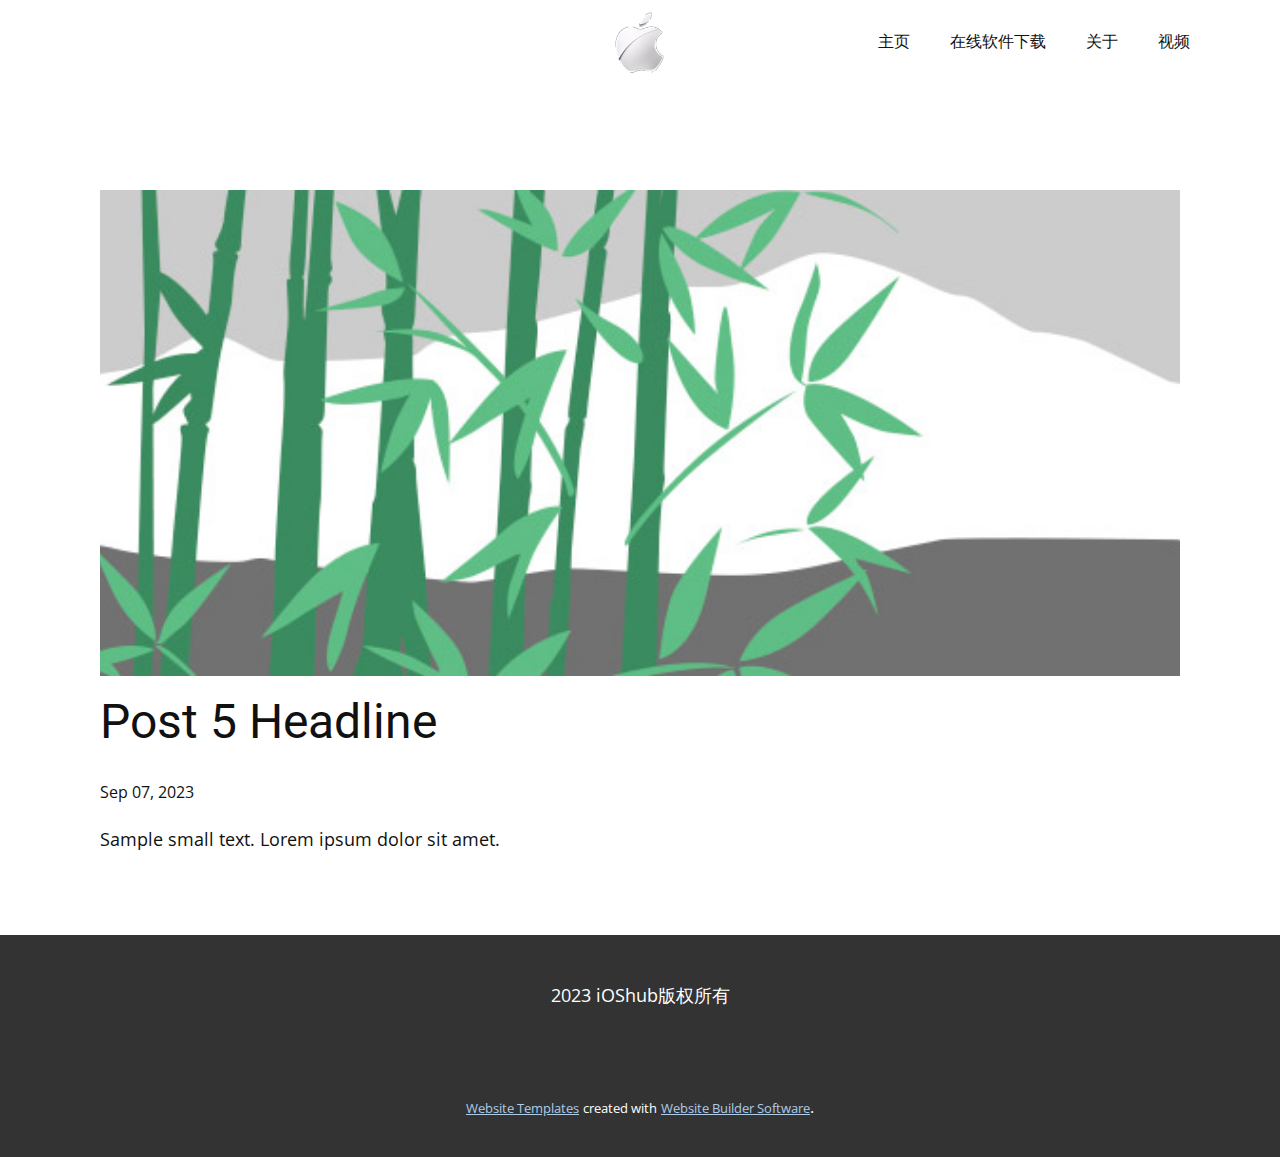
<file: blog/post-4.html>
<!DOCTYPE html>
<html style="font-size: 16px;" lang="en"><head>
    <meta name="viewport" content="width=device-width, initial-scale=1.0">
    <meta charset="utf-8">
    <meta name="keywords" content="Post 1 Headline">
    <meta name="description" content="">
    <title>Post 5 Headline</title>
    <link rel="stylesheet" href="../nicepage.css" media="screen">
<link rel="stylesheet" href="../Post-Template.css" media="screen">
    <script class="u-script" type="text/javascript" src="../jquery.js" defer=""></script>
    <script class="u-script" type="text/javascript" src="../nicepage.js" defer=""></script>
    <meta name="generator" content="Nicepage 5.17.1, nicepage.com">
    <link id="u-theme-google-font" rel="stylesheet" href="https://fonts.googleapis.com/css?family=Roboto:100,100i,300,300i,400,400i,500,500i,700,700i,900,900i|Open+Sans:300,300i,400,400i,500,500i,600,600i,700,700i,800,800i">
    
    
    
    <script type="application/ld+json">{
		"@context": "http://schema.org",
		"@type": "Organization",
		"name": ""
}</script>
    <meta name="theme-color" content="#478ac9">
  <meta data-intl-tel-input-cdn-path="intlTelInput/"></head>
  <body class="u-body u-xl-mode" data-lang="en"><header class="u-clearfix u-header u-header" id="sec-64bd"><div class="u-clearfix u-sheet u-sheet-1">
        <nav class="u-menu u-menu-one-level u-offcanvas u-menu-1">
          <div class="menu-collapse" style="font-size: 1rem; letter-spacing: 0px;">
            <a class="u-button-style u-custom-left-right-menu-spacing u-custom-padding-bottom u-custom-top-bottom-menu-spacing u-nav-link u-text-active-palette-1-base u-text-hover-palette-2-base" href="#">
              <svg class="u-svg-link" viewBox="0 0 24 24"><use xmlns:xlink="http://www.w3.org/1999/xlink" xlink:href="#menu-hamburger"></use></svg>
              <svg class="u-svg-content" version="1.1" id="menu-hamburger" viewBox="0 0 16 16" x="0px" y="0px" xmlns:xlink="http://www.w3.org/1999/xlink" xmlns="http://www.w3.org/2000/svg"><g><rect y="1" width="16" height="2"></rect><rect y="7" width="16" height="2"></rect><rect y="13" width="16" height="2"></rect>
</g></svg>
            </a>
          </div>
          <div class="u-custom-menu u-nav-container">
            <ul class="u-nav u-unstyled u-nav-1"><li class="u-nav-item"><a class="u-button-style u-nav-link u-text-active-palette-1-base u-text-hover-palette-2-base" href="../主页.html" style="padding: 10px 20px;">主页</a>
</li><li class="u-nav-item"><a class="u-button-style u-nav-link u-text-active-palette-1-base u-text-hover-palette-2-base" href="../在线软件下载.html" style="padding: 10px 20px;">在线软件下载</a>
</li><li class="u-nav-item"><a class="u-button-style u-nav-link u-text-active-palette-1-base u-text-hover-palette-2-base" href="../关于.html" style="padding: 10px 20px;">关于</a>
</li><li class="u-nav-item"><a class="u-button-style u-nav-link u-text-active-palette-1-base u-text-hover-palette-2-base" href="../Page-1.html" style="padding: 10px 20px;">视频</a>
</li></ul>
          </div>
          <div class="u-custom-menu u-nav-container-collapse">
            <div class="u-black u-container-style u-inner-container-layout u-opacity u-opacity-95 u-sidenav">
              <div class="u-inner-container-layout u-sidenav-overflow">
                <div class="u-menu-close"></div>
                <ul class="u-align-center u-nav u-popupmenu-items u-unstyled u-nav-2"><li class="u-nav-item"><a class="u-button-style u-nav-link" href="../主页.html">主页</a>
</li><li class="u-nav-item"><a class="u-button-style u-nav-link" href="../在线软件下载.html">在线软件下载</a>
</li><li class="u-nav-item"><a class="u-button-style u-nav-link" href="../关于.html">关于</a>
</li><li class="u-nav-item"><a class="u-button-style u-nav-link" href="../Page-1.html">视频</a>
</li></ul>
              </div>
            </div>
            <div class="u-black u-menu-overlay u-opacity u-opacity-70"></div>
          </div>
        </nav>
        <img class="u-image u-image-contain u-image-default u-preserve-proportions u-image-1" src="../images/1.png" alt="" data-image-width="184" data-image-height="166">
      </div></header>
    <section class="u-align-center u-clearfix u-section-1" id="sec-0dab">
      <div class="u-clearfix u-sheet u-valign-middle-md u-valign-middle-sm u-valign-middle-xs u-sheet-1"><!--post_details--><!--post_details_options_json--><!--{"source":""}--><!--/post_details_options_json--><!--blog_post-->
        <div class="u-container-style u-expanded-width u-post-details u-post-details-1">
          <div class="u-container-layout u-valign-middle u-container-layout-1"><!--blog_post_image-->
            <img alt="" class="u-blog-control u-expanded-width u-image u-image-default u-image-1" src="../images/68f64b9d.jpeg"><!--/blog_post_image--><!--blog_post_header-->
            <h2 class="u-blog-control u-text u-text-1">Post 5 Headline</h2><!--/blog_post_header--><!--blog_post_metadata-->
            <div class="u-blog-control u-metadata u-metadata-1"><!--blog_post_metadata_date-->
              <span class="u-meta-date u-meta-icon">Sep 07, 2023</span><!--/blog_post_metadata_date--><!--blog_post_metadata_category-->
              <!--/blog_post_metadata_category--><!--blog_post_metadata_comments-->
              <!--/blog_post_metadata_comments-->
            </div><!--/blog_post_metadata--><!--blog_post_content-->
            <div class="u-align-justify u-blog-control u-post-content u-text u-text-2 fr-view">
  Sample small text. Lorem ipsum dolor sit amet.
  </div><!--/blog_post_content-->
          </div>
        </div><!--/blog_post--><!--/post_details-->
      </div>
    </section>
    
    
    
    <footer class="u-align-center u-clearfix u-footer u-grey-80 u-footer" id="sec-94ba"><div class="u-clearfix u-sheet u-valign-middle u-sheet-1">
        <p class="u-text u-text-default u-text-1">2023 iOShub版权所有</p>
      </div></footer>
    <section class="u-backlink u-clearfix u-grey-80">
      <a class="u-link" href="https://nicepage.com/website-templates" target="_blank">
        <span>Website Templates</span>
      </a>
      <p class="u-text">
        <span>created with</span>
      </p>
      <a class="u-link" href="" target="_blank">
        <span>Website Builder Software</span>
      </a>. 
    </section>
  
</body></html>
</file>
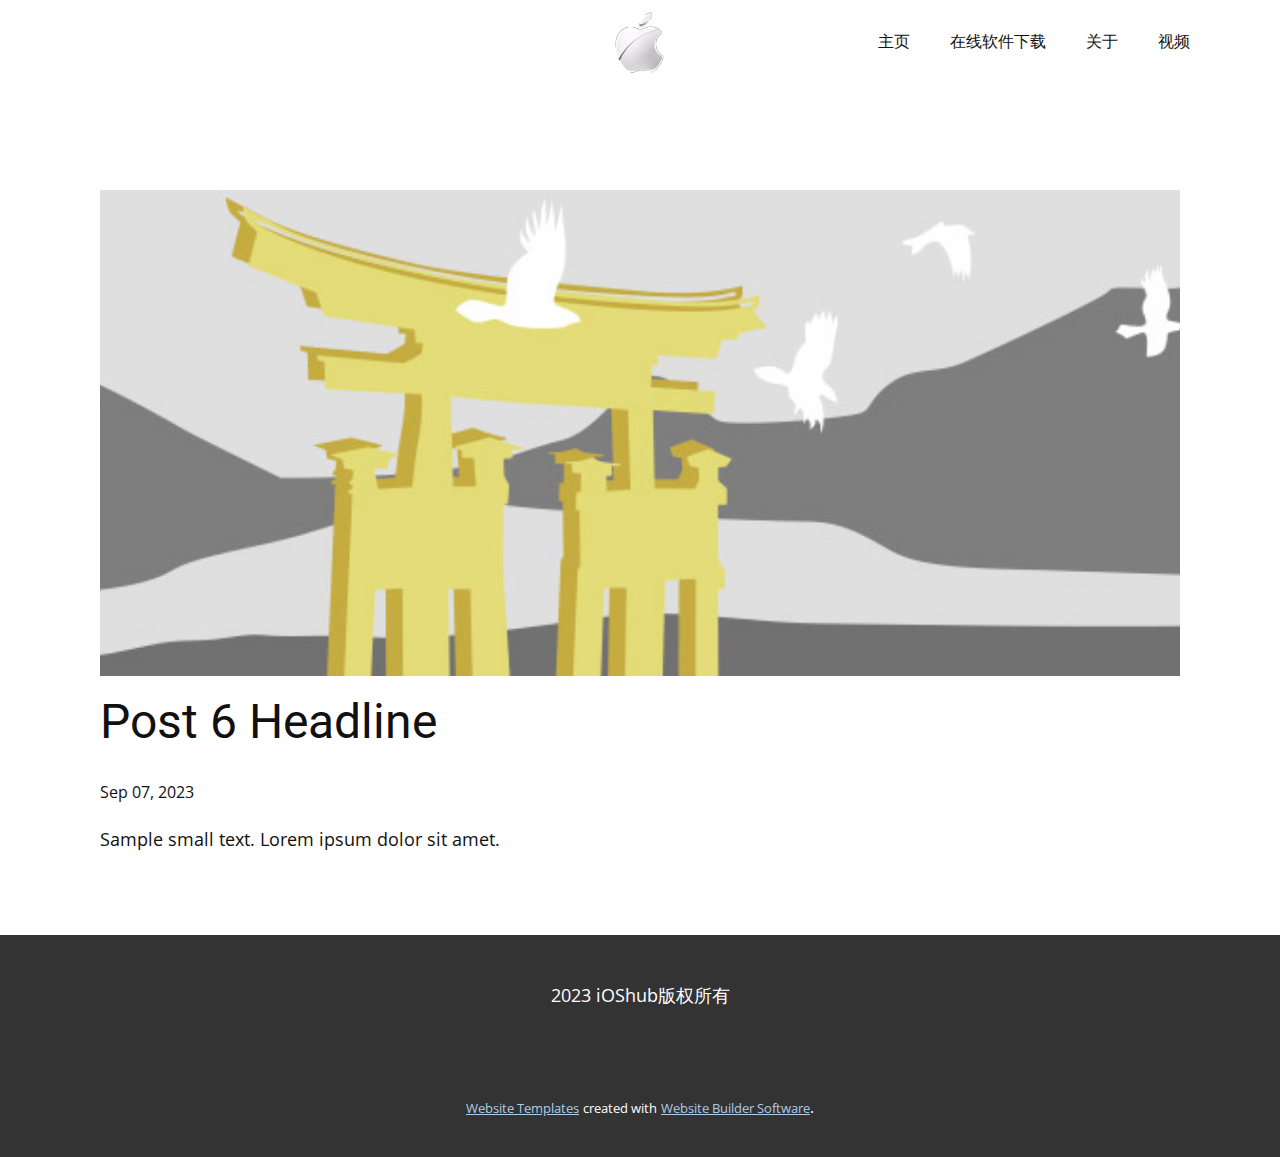
<file: blog/post-5.html>
<!DOCTYPE html>
<html style="font-size: 16px;" lang="en"><head>
    <meta name="viewport" content="width=device-width, initial-scale=1.0">
    <meta charset="utf-8">
    <meta name="keywords" content="Post 1 Headline">
    <meta name="description" content="">
    <title>Post 6 Headline</title>
    <link rel="stylesheet" href="../nicepage.css" media="screen">
<link rel="stylesheet" href="../Post-Template.css" media="screen">
    <script class="u-script" type="text/javascript" src="../jquery.js" defer=""></script>
    <script class="u-script" type="text/javascript" src="../nicepage.js" defer=""></script>
    <meta name="generator" content="Nicepage 5.17.1, nicepage.com">
    <link id="u-theme-google-font" rel="stylesheet" href="https://fonts.googleapis.com/css?family=Roboto:100,100i,300,300i,400,400i,500,500i,700,700i,900,900i|Open+Sans:300,300i,400,400i,500,500i,600,600i,700,700i,800,800i">
    
    
    
    <script type="application/ld+json">{
		"@context": "http://schema.org",
		"@type": "Organization",
		"name": ""
}</script>
    <meta name="theme-color" content="#478ac9">
  <meta data-intl-tel-input-cdn-path="intlTelInput/"></head>
  <body class="u-body u-xl-mode" data-lang="en"><header class="u-clearfix u-header u-header" id="sec-64bd"><div class="u-clearfix u-sheet u-sheet-1">
        <nav class="u-menu u-menu-one-level u-offcanvas u-menu-1">
          <div class="menu-collapse" style="font-size: 1rem; letter-spacing: 0px;">
            <a class="u-button-style u-custom-left-right-menu-spacing u-custom-padding-bottom u-custom-top-bottom-menu-spacing u-nav-link u-text-active-palette-1-base u-text-hover-palette-2-base" href="#">
              <svg class="u-svg-link" viewBox="0 0 24 24"><use xmlns:xlink="http://www.w3.org/1999/xlink" xlink:href="#menu-hamburger"></use></svg>
              <svg class="u-svg-content" version="1.1" id="menu-hamburger" viewBox="0 0 16 16" x="0px" y="0px" xmlns:xlink="http://www.w3.org/1999/xlink" xmlns="http://www.w3.org/2000/svg"><g><rect y="1" width="16" height="2"></rect><rect y="7" width="16" height="2"></rect><rect y="13" width="16" height="2"></rect>
</g></svg>
            </a>
          </div>
          <div class="u-custom-menu u-nav-container">
            <ul class="u-nav u-unstyled u-nav-1"><li class="u-nav-item"><a class="u-button-style u-nav-link u-text-active-palette-1-base u-text-hover-palette-2-base" href="../主页.html" style="padding: 10px 20px;">主页</a>
</li><li class="u-nav-item"><a class="u-button-style u-nav-link u-text-active-palette-1-base u-text-hover-palette-2-base" href="../在线软件下载.html" style="padding: 10px 20px;">在线软件下载</a>
</li><li class="u-nav-item"><a class="u-button-style u-nav-link u-text-active-palette-1-base u-text-hover-palette-2-base" href="../关于.html" style="padding: 10px 20px;">关于</a>
</li><li class="u-nav-item"><a class="u-button-style u-nav-link u-text-active-palette-1-base u-text-hover-palette-2-base" href="../Page-1.html" style="padding: 10px 20px;">视频</a>
</li></ul>
          </div>
          <div class="u-custom-menu u-nav-container-collapse">
            <div class="u-black u-container-style u-inner-container-layout u-opacity u-opacity-95 u-sidenav">
              <div class="u-inner-container-layout u-sidenav-overflow">
                <div class="u-menu-close"></div>
                <ul class="u-align-center u-nav u-popupmenu-items u-unstyled u-nav-2"><li class="u-nav-item"><a class="u-button-style u-nav-link" href="../主页.html">主页</a>
</li><li class="u-nav-item"><a class="u-button-style u-nav-link" href="../在线软件下载.html">在线软件下载</a>
</li><li class="u-nav-item"><a class="u-button-style u-nav-link" href="../关于.html">关于</a>
</li><li class="u-nav-item"><a class="u-button-style u-nav-link" href="../Page-1.html">视频</a>
</li></ul>
              </div>
            </div>
            <div class="u-black u-menu-overlay u-opacity u-opacity-70"></div>
          </div>
        </nav>
        <img class="u-image u-image-contain u-image-default u-preserve-proportions u-image-1" src="../images/1.png" alt="" data-image-width="184" data-image-height="166">
      </div></header>
    <section class="u-align-center u-clearfix u-section-1" id="sec-0dab">
      <div class="u-clearfix u-sheet u-valign-middle-md u-valign-middle-sm u-valign-middle-xs u-sheet-1"><!--post_details--><!--post_details_options_json--><!--{"source":""}--><!--/post_details_options_json--><!--blog_post-->
        <div class="u-container-style u-expanded-width u-post-details u-post-details-1">
          <div class="u-container-layout u-valign-middle u-container-layout-1"><!--blog_post_image-->
            <img alt="" class="u-blog-control u-expanded-width u-image u-image-default u-image-1" src="../images/8ad73f3c.jpeg"><!--/blog_post_image--><!--blog_post_header-->
            <h2 class="u-blog-control u-text u-text-1">Post 6 Headline</h2><!--/blog_post_header--><!--blog_post_metadata-->
            <div class="u-blog-control u-metadata u-metadata-1"><!--blog_post_metadata_date-->
              <span class="u-meta-date u-meta-icon">Sep 07, 2023</span><!--/blog_post_metadata_date--><!--blog_post_metadata_category-->
              <!--/blog_post_metadata_category--><!--blog_post_metadata_comments-->
              <!--/blog_post_metadata_comments-->
            </div><!--/blog_post_metadata--><!--blog_post_content-->
            <div class="u-align-justify u-blog-control u-post-content u-text u-text-2 fr-view">
  Sample small text. Lorem ipsum dolor sit amet.
  </div><!--/blog_post_content-->
          </div>
        </div><!--/blog_post--><!--/post_details-->
      </div>
    </section>
    
    
    
    <footer class="u-align-center u-clearfix u-footer u-grey-80 u-footer" id="sec-94ba"><div class="u-clearfix u-sheet u-valign-middle u-sheet-1">
        <p class="u-text u-text-default u-text-1">2023 iOShub版权所有</p>
      </div></footer>
    <section class="u-backlink u-clearfix u-grey-80">
      <a class="u-link" href="https://nicepage.com/website-templates" target="_blank">
        <span>Website Templates</span>
      </a>
      <p class="u-text">
        <span>created with</span>
      </p>
      <a class="u-link" href="" target="_blank">
        <span>Website Builder Software</span>
      </a>. 
    </section>
  
</body></html>
</file>
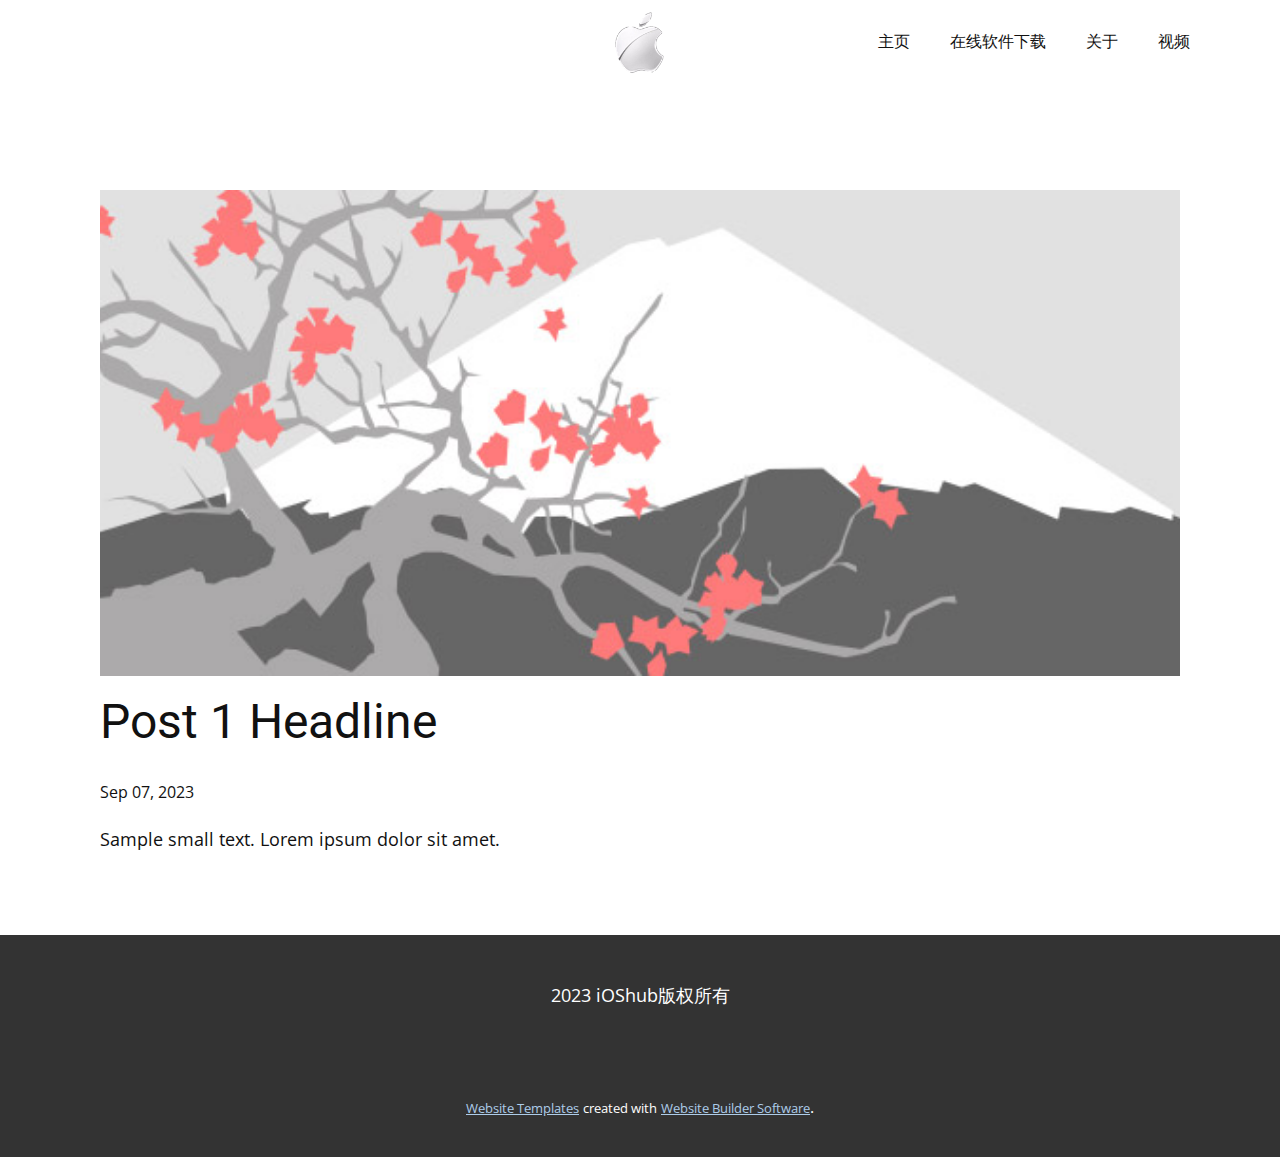
<file: blog/post.html>
<!DOCTYPE html>
<html style="font-size: 16px;" lang="en"><head>
    <meta name="viewport" content="width=device-width, initial-scale=1.0">
    <meta charset="utf-8">
    <meta name="keywords" content="Post 1 Headline">
    <meta name="description" content="">
    <title>Post 1 Headline</title>
    <link rel="stylesheet" href="../nicepage.css" media="screen">
<link rel="stylesheet" href="../Post-Template.css" media="screen">
    <script class="u-script" type="text/javascript" src="../jquery.js" defer=""></script>
    <script class="u-script" type="text/javascript" src="../nicepage.js" defer=""></script>
    <meta name="generator" content="Nicepage 5.17.1, nicepage.com">
    <link id="u-theme-google-font" rel="stylesheet" href="https://fonts.googleapis.com/css?family=Roboto:100,100i,300,300i,400,400i,500,500i,700,700i,900,900i|Open+Sans:300,300i,400,400i,500,500i,600,600i,700,700i,800,800i">
    
    
    
    <script type="application/ld+json">{
		"@context": "http://schema.org",
		"@type": "Organization",
		"name": ""
}</script>
    <meta name="theme-color" content="#478ac9">
  <meta data-intl-tel-input-cdn-path="intlTelInput/"></head>
  <body class="u-body u-xl-mode" data-lang="en"><header class="u-clearfix u-header u-header" id="sec-64bd"><div class="u-clearfix u-sheet u-sheet-1">
        <nav class="u-menu u-menu-one-level u-offcanvas u-menu-1">
          <div class="menu-collapse" style="font-size: 1rem; letter-spacing: 0px;">
            <a class="u-button-style u-custom-left-right-menu-spacing u-custom-padding-bottom u-custom-top-bottom-menu-spacing u-nav-link u-text-active-palette-1-base u-text-hover-palette-2-base" href="#">
              <svg class="u-svg-link" viewBox="0 0 24 24"><use xmlns:xlink="http://www.w3.org/1999/xlink" xlink:href="#menu-hamburger"></use></svg>
              <svg class="u-svg-content" version="1.1" id="menu-hamburger" viewBox="0 0 16 16" x="0px" y="0px" xmlns:xlink="http://www.w3.org/1999/xlink" xmlns="http://www.w3.org/2000/svg"><g><rect y="1" width="16" height="2"></rect><rect y="7" width="16" height="2"></rect><rect y="13" width="16" height="2"></rect>
</g></svg>
            </a>
          </div>
          <div class="u-custom-menu u-nav-container">
            <ul class="u-nav u-unstyled u-nav-1"><li class="u-nav-item"><a class="u-button-style u-nav-link u-text-active-palette-1-base u-text-hover-palette-2-base" href="../主页.html" style="padding: 10px 20px;">主页</a>
</li><li class="u-nav-item"><a class="u-button-style u-nav-link u-text-active-palette-1-base u-text-hover-palette-2-base" href="../在线软件下载.html" style="padding: 10px 20px;">在线软件下载</a>
</li><li class="u-nav-item"><a class="u-button-style u-nav-link u-text-active-palette-1-base u-text-hover-palette-2-base" href="../关于.html" style="padding: 10px 20px;">关于</a>
</li><li class="u-nav-item"><a class="u-button-style u-nav-link u-text-active-palette-1-base u-text-hover-palette-2-base" href="../Page-1.html" style="padding: 10px 20px;">视频</a>
</li></ul>
          </div>
          <div class="u-custom-menu u-nav-container-collapse">
            <div class="u-black u-container-style u-inner-container-layout u-opacity u-opacity-95 u-sidenav">
              <div class="u-inner-container-layout u-sidenav-overflow">
                <div class="u-menu-close"></div>
                <ul class="u-align-center u-nav u-popupmenu-items u-unstyled u-nav-2"><li class="u-nav-item"><a class="u-button-style u-nav-link" href="../主页.html">主页</a>
</li><li class="u-nav-item"><a class="u-button-style u-nav-link" href="../在线软件下载.html">在线软件下载</a>
</li><li class="u-nav-item"><a class="u-button-style u-nav-link" href="../关于.html">关于</a>
</li><li class="u-nav-item"><a class="u-button-style u-nav-link" href="../Page-1.html">视频</a>
</li></ul>
              </div>
            </div>
            <div class="u-black u-menu-overlay u-opacity u-opacity-70"></div>
          </div>
        </nav>
        <img class="u-image u-image-contain u-image-default u-preserve-proportions u-image-1" src="../images/1.png" alt="" data-image-width="184" data-image-height="166">
      </div></header>
    <section class="u-align-center u-clearfix u-section-1" id="sec-0dab">
      <div class="u-clearfix u-sheet u-valign-middle-md u-valign-middle-sm u-valign-middle-xs u-sheet-1"><!--post_details--><!--post_details_options_json--><!--{"source":""}--><!--/post_details_options_json--><!--blog_post-->
        <div class="u-container-style u-expanded-width u-post-details u-post-details-1">
          <div class="u-container-layout u-valign-middle u-container-layout-1"><!--blog_post_image-->
            <img alt="" class="u-blog-control u-expanded-width u-image u-image-default u-image-1" src="../images/0fd3416c.jpeg"><!--/blog_post_image--><!--blog_post_header-->
            <h2 class="u-blog-control u-text u-text-1">Post 1 Headline</h2><!--/blog_post_header--><!--blog_post_metadata-->
            <div class="u-blog-control u-metadata u-metadata-1"><!--blog_post_metadata_date-->
              <span class="u-meta-date u-meta-icon">Sep 07, 2023</span><!--/blog_post_metadata_date--><!--blog_post_metadata_category-->
              <!--/blog_post_metadata_category--><!--blog_post_metadata_comments-->
              <!--/blog_post_metadata_comments-->
            </div><!--/blog_post_metadata--><!--blog_post_content-->
            <div class="u-align-justify u-blog-control u-post-content u-text u-text-2 fr-view">
  Sample small text. Lorem ipsum dolor sit amet.
  </div><!--/blog_post_content-->
          </div>
        </div><!--/blog_post--><!--/post_details-->
      </div>
    </section>
    
    
    
    <footer class="u-align-center u-clearfix u-footer u-grey-80 u-footer" id="sec-94ba"><div class="u-clearfix u-sheet u-valign-middle u-sheet-1">
        <p class="u-text u-text-default u-text-1">2023 iOShub版权所有</p>
      </div></footer>
    <section class="u-backlink u-clearfix u-grey-80">
      <a class="u-link" href="https://nicepage.com/website-templates" target="_blank">
        <span>Website Templates</span>
      </a>
      <p class="u-text">
        <span>created with</span>
      </p>
      <a class="u-link" href="" target="_blank">
        <span>Website Builder Software</span>
      </a>. 
    </section>
  
</body></html>
</file>
